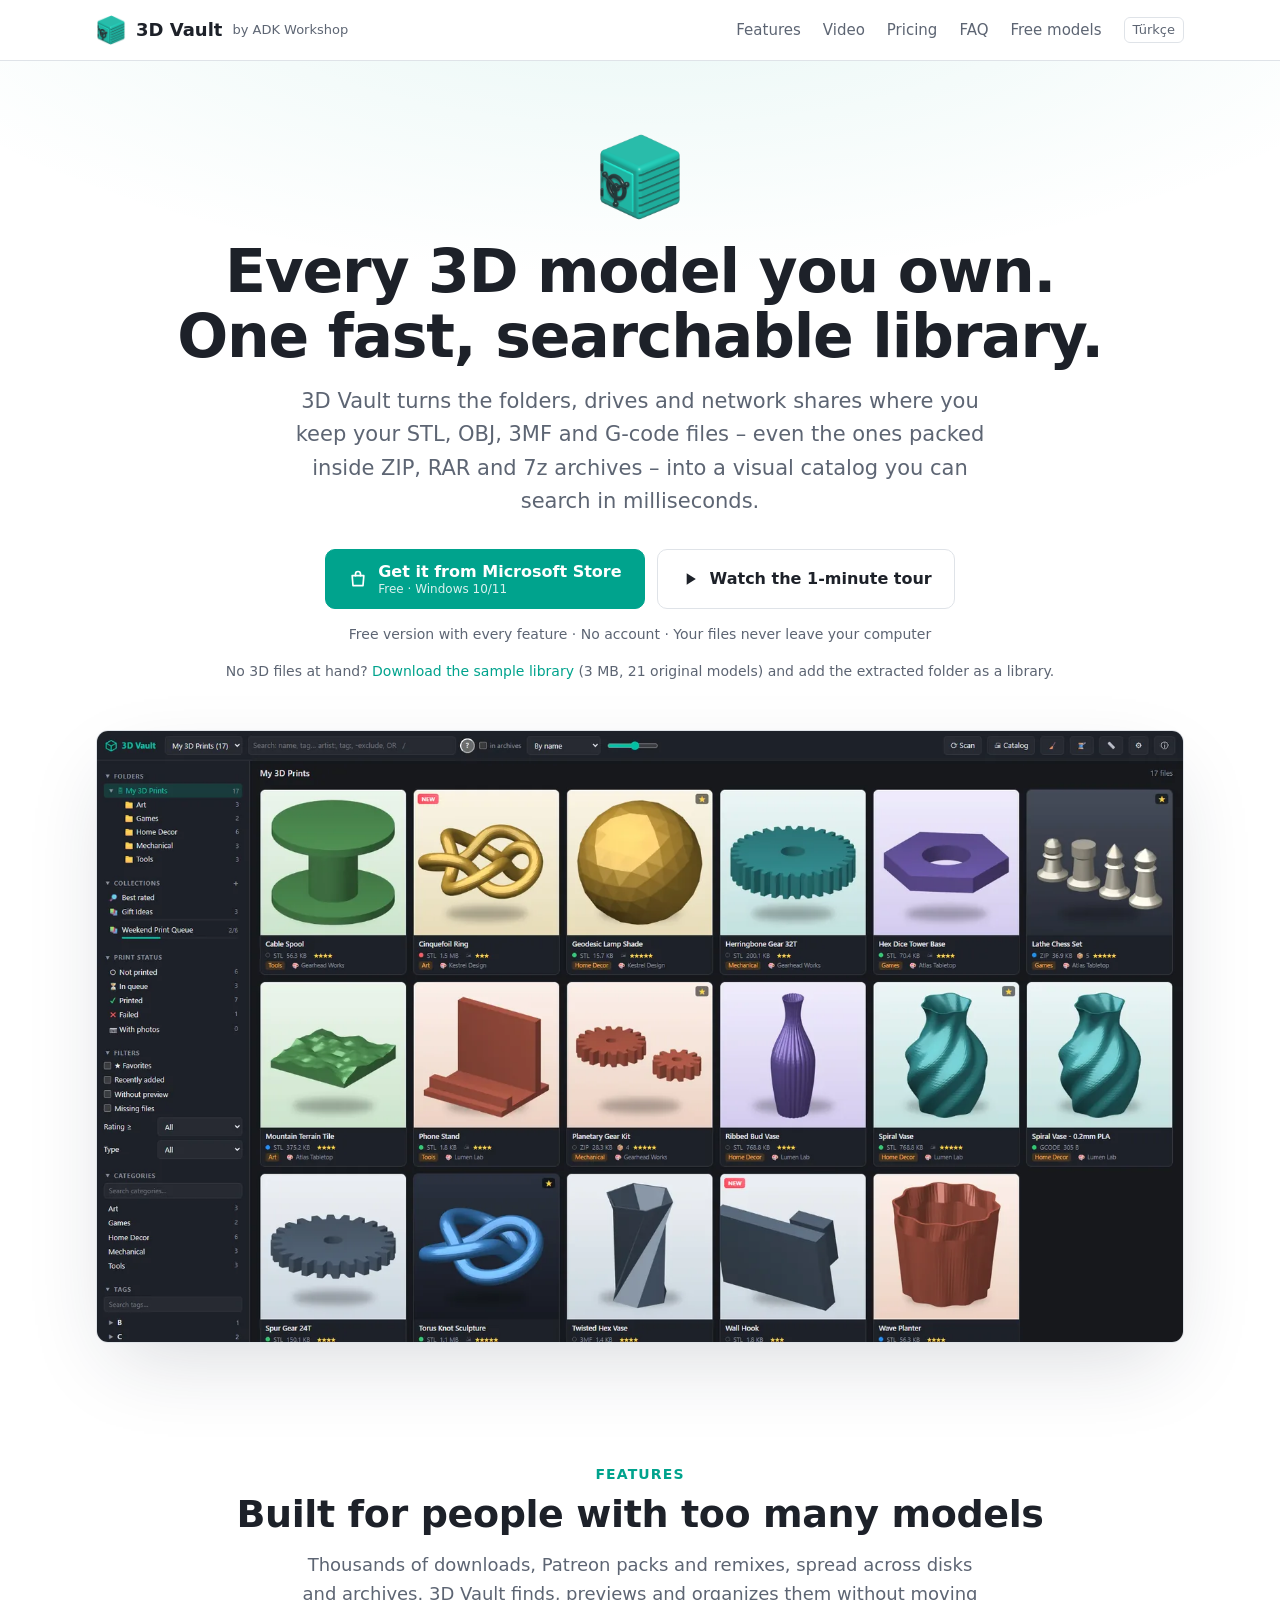
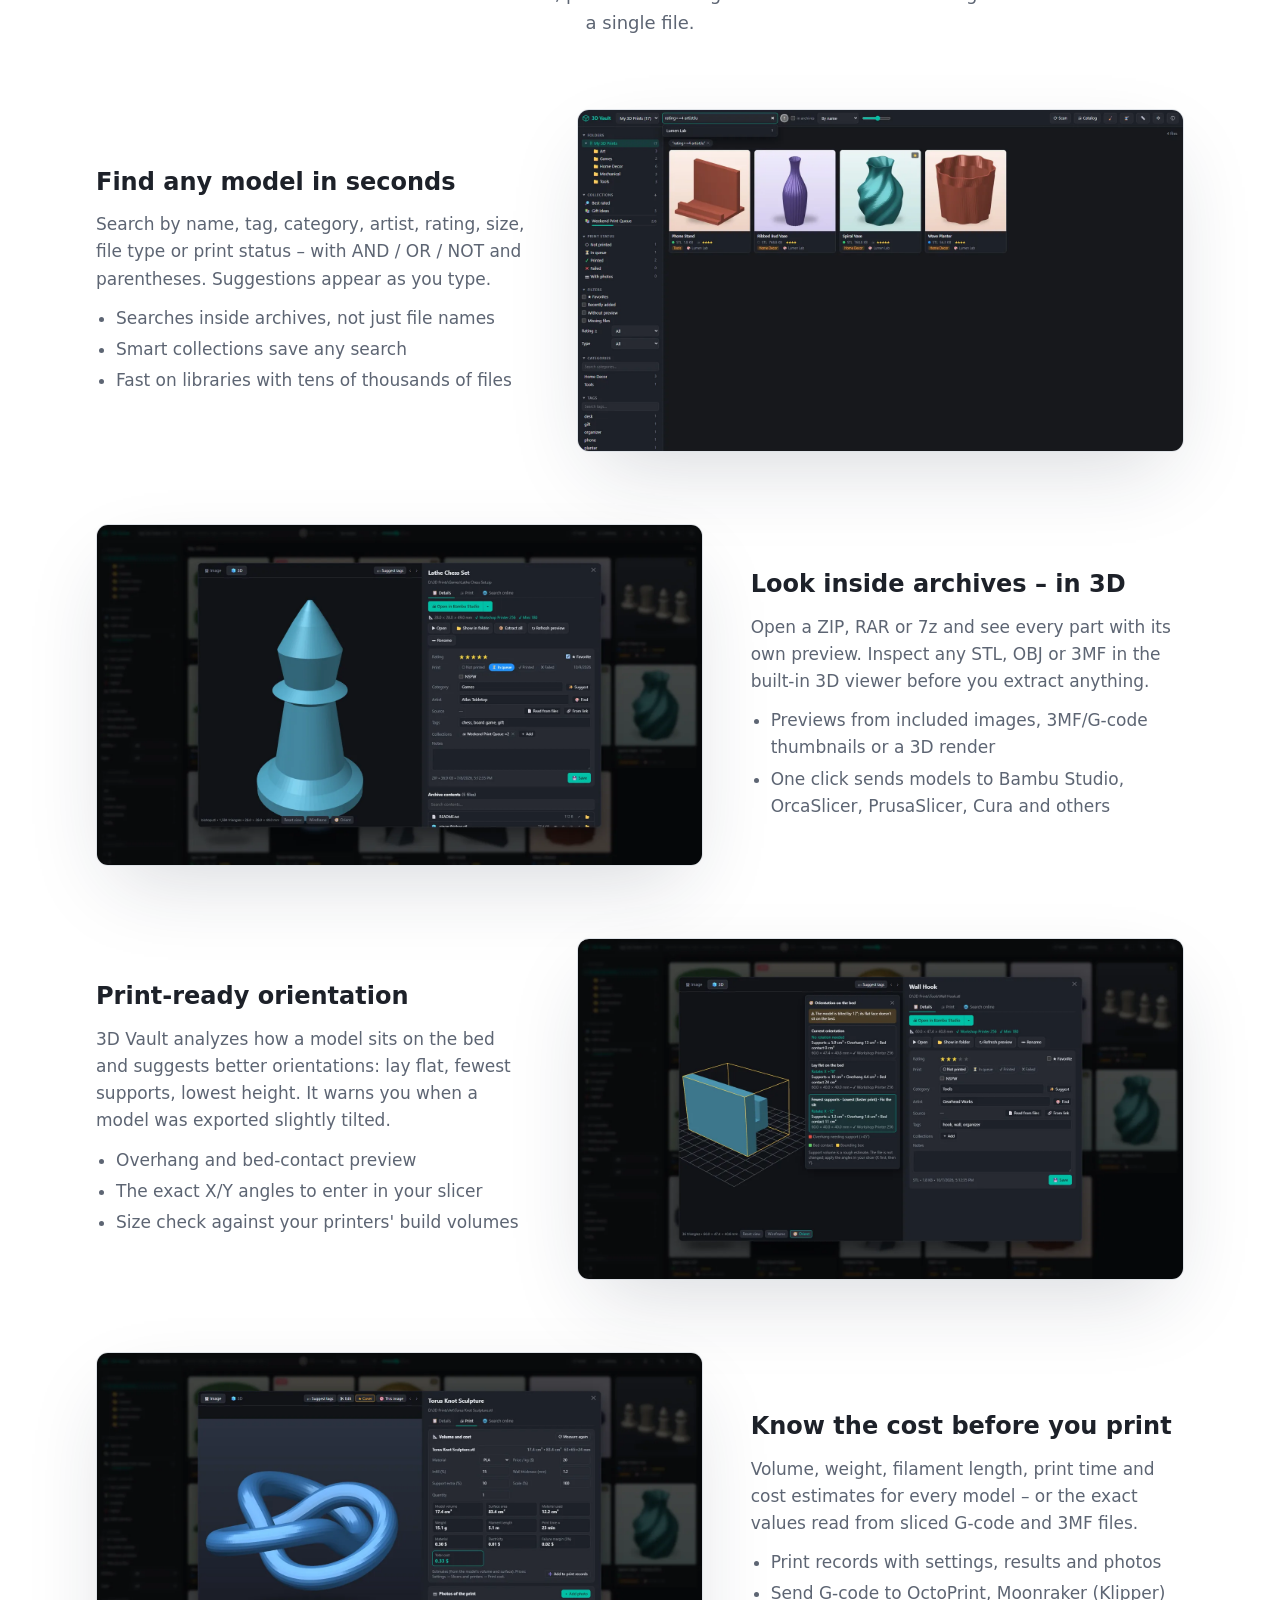
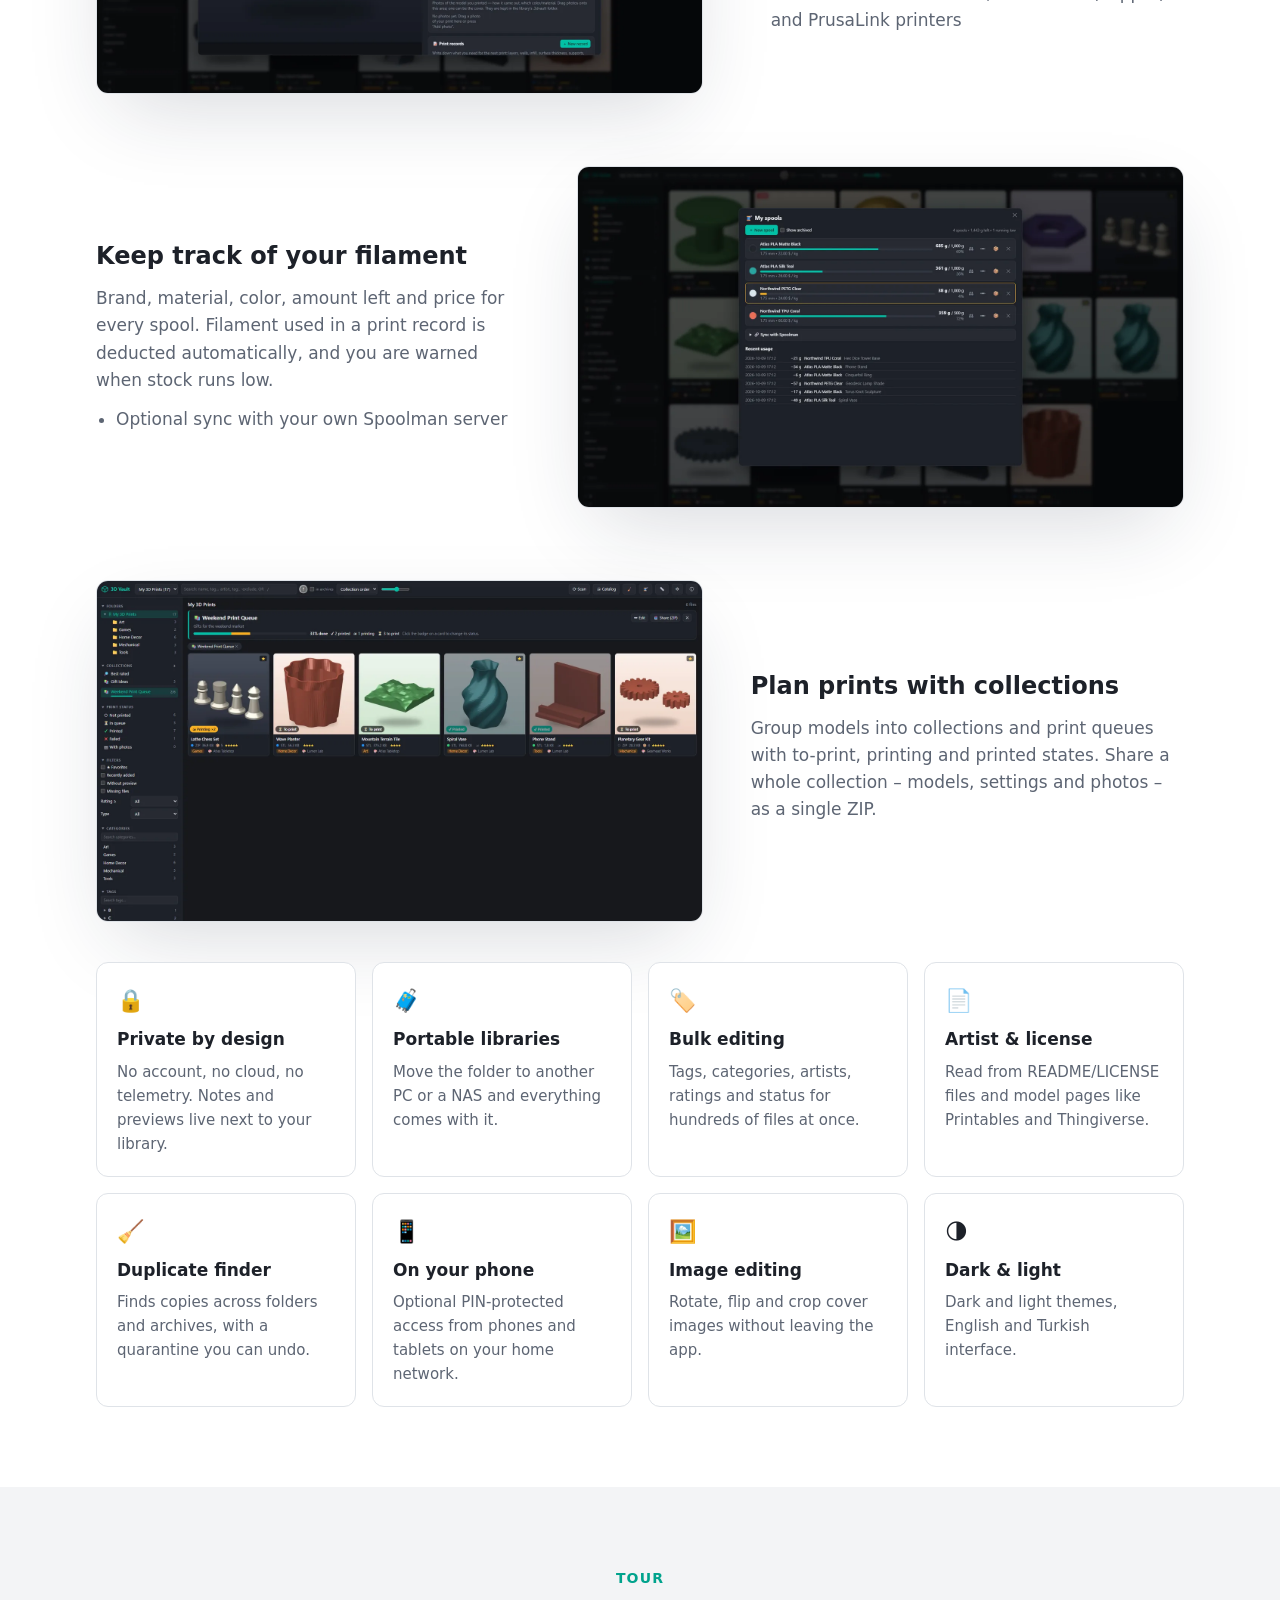
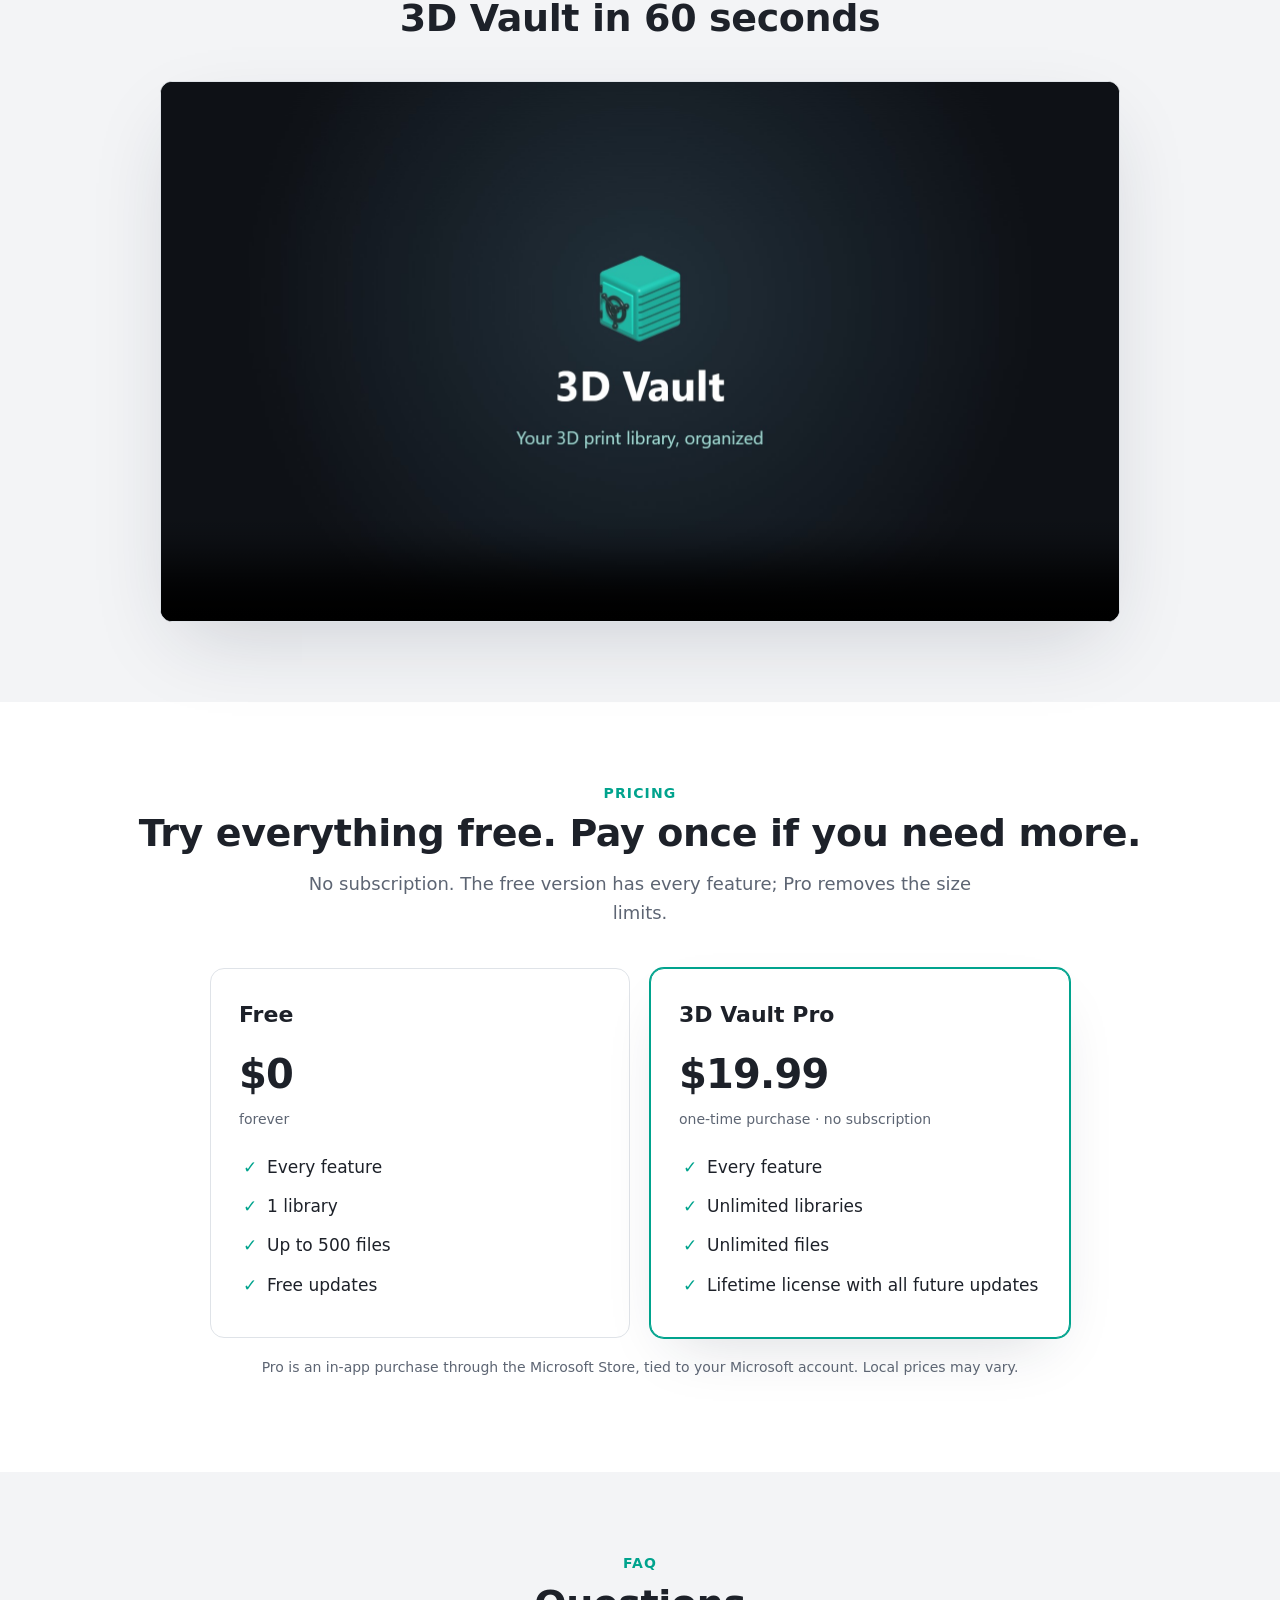
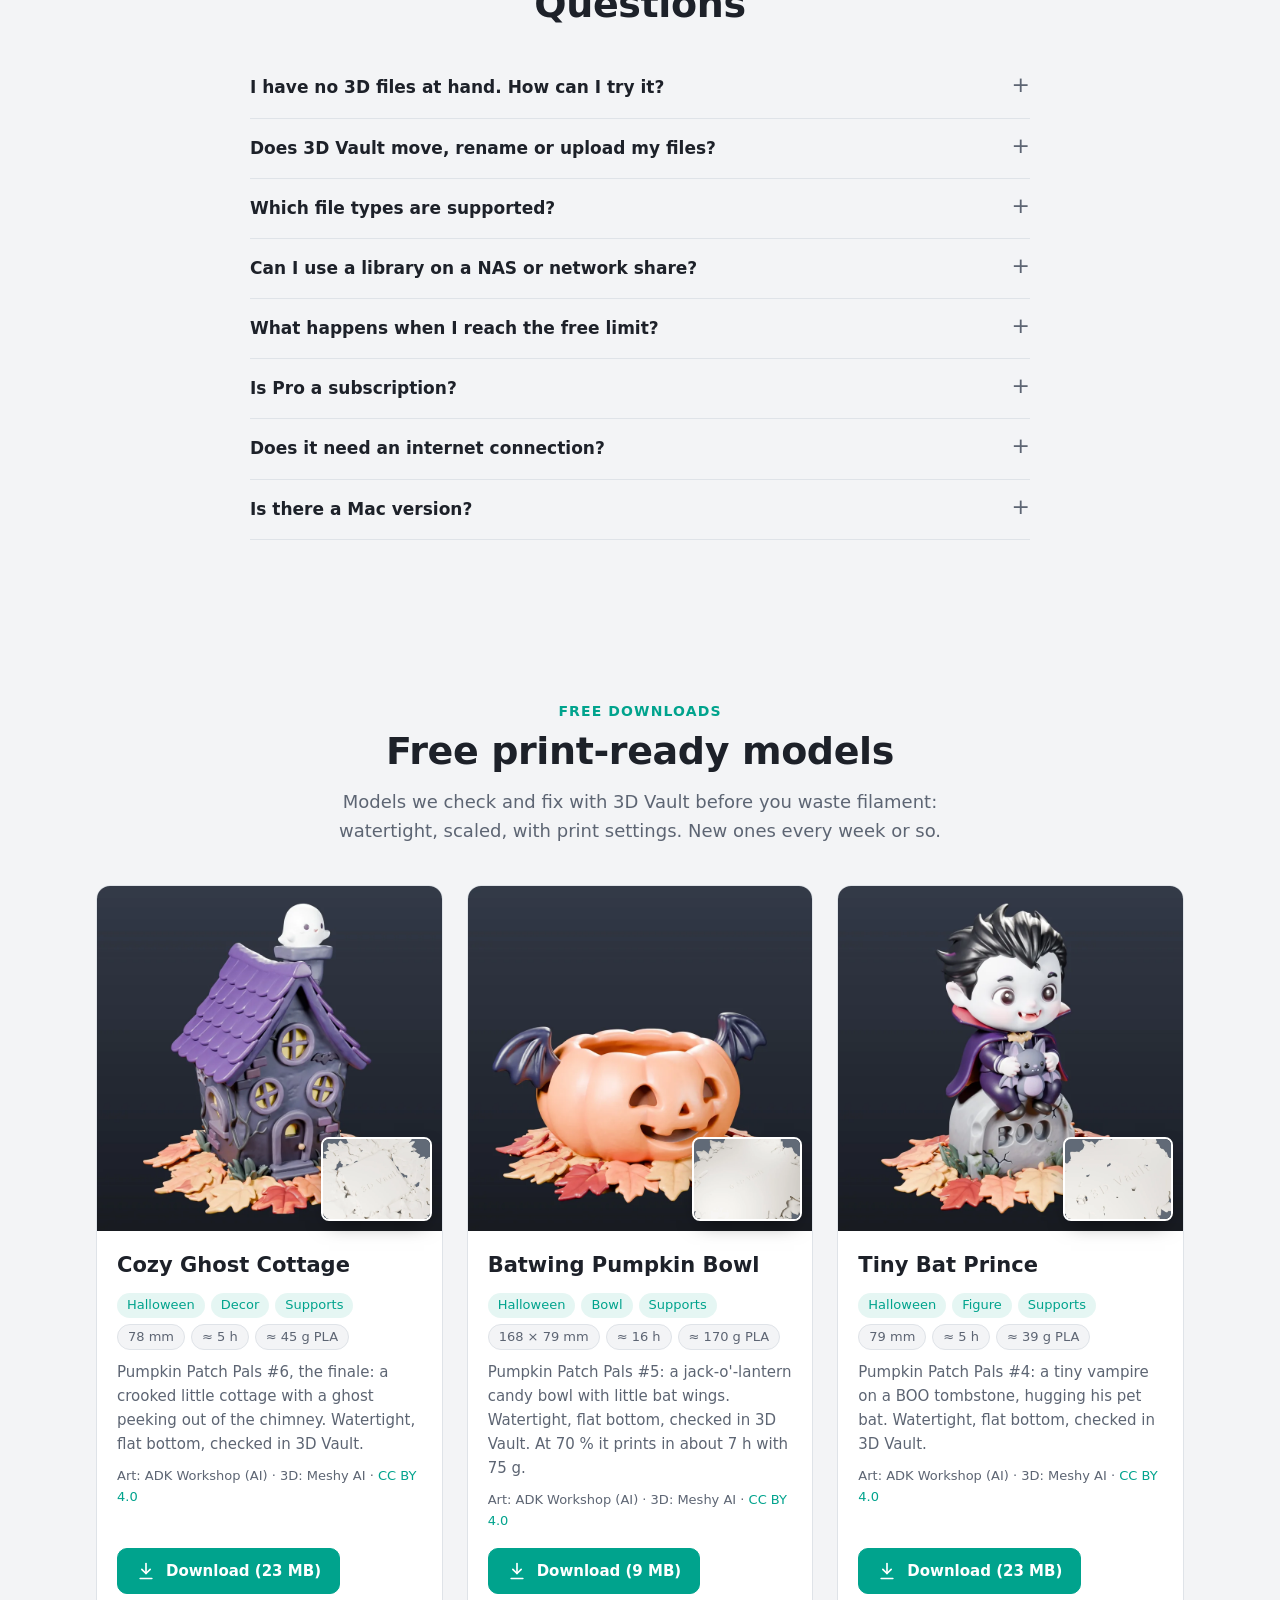
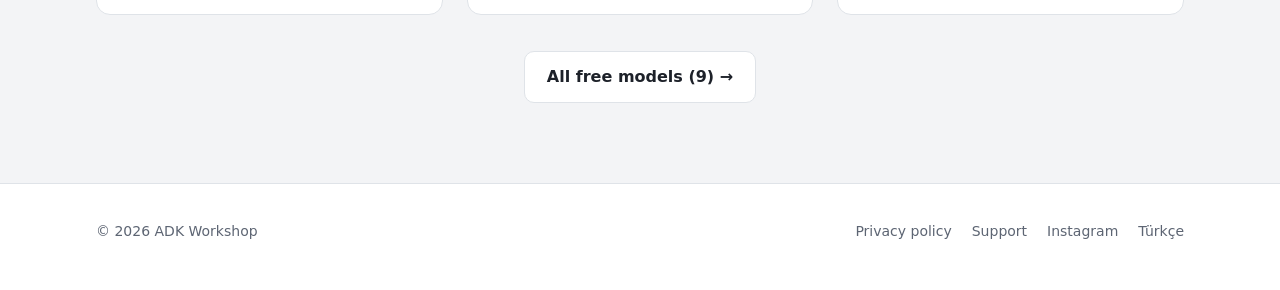
<file: index.html>
<!doctype html>
<html lang="en">
<head>
<meta charset="utf-8">
<meta name="viewport" content="width=device-width, initial-scale=1">
<title>3D Vault – Your 3D print library, organized | ADK Workshop</title>
<meta name="description" content="3D Vault is a fast, local library for 3D print files on Windows: STL, OBJ, 3MF, G-code and models inside ZIP, RAR and 7z archives. Previews, search, 3D viewer, print records and filament tracking.">
<meta property="og:title" content="3D Vault – Your 3D print library, organized">
<meta property="og:description" content="A fast, local library for STL, OBJ, 3MF and G-code files – including models inside ZIP, RAR and 7z archives.">
<meta property="og:image" content="https://3dvault.adkworkshop.com/assets/og-image.jpg">
<meta property="og:type" content="website">
<meta name="twitter:card" content="summary_large_image">
<link rel="alternate" hreflang="en" href="https://3dvault.adkworkshop.com/">
<link rel="alternate" hreflang="tr" href="https://3dvault.adkworkshop.com/tr/">
<link rel="icon" type="image/png" sizes="32x32" href="assets/icon-32.png">
<link rel="apple-touch-icon" href="assets/icon-180.png">
<link rel="stylesheet" href="assets/site.css">
</head>
<body>

<header class="top">
  <div class="wrap">
    <a class="brand" href="./"><img src="assets/icon-64.png" alt="">3D Vault <small>by ADK Workshop</small></a>
    <nav>
      <a href="#features">Features</a>
      <a href="#video">Video</a>
      <a href="#pricing">Pricing</a>
      <a href="#faq">FAQ</a>
      <a href="models/">Free models</a>
      <a class="lang" href="tr/" hreflang="tr" lang="tr">Türkçe</a>
    </nav>
  </div>
</header>

<div class="hero">
  <div class="wrap">
    <img class="logo" src="assets/icon-256.png" alt="3D Vault">
    <h1>Every 3D model you own.<br>One fast, searchable library.</h1>
    <p class="lead">3D Vault turns the folders, drives and network shares where you keep your STL, OBJ, 3MF and G-code files – even the ones packed inside ZIP, RAR and 7z archives – into a visual catalog you can search in milliseconds.</p>
    <div class="cta">
      <a class="btn primary" href="https://apps.microsoft.com/detail/9PCZMDJ2531J?hl=en-us" target="_blank" rel="noopener">
        <svg viewBox="0 0 24 24" fill="none" stroke="currentColor" stroke-width="2" stroke-linecap="round" stroke-linejoin="round"><path d="M5 8h14l-1 12H6L5 8z"/><path d="M9 8V6a3 3 0 0 1 6 0v2"/></svg>
        <span class="two">Get it from Microsoft Store<span class="sub">Free · Windows 10/11</span></span>
      </a>
      <a class="btn" href="#video">
        <svg viewBox="0 0 24 24" fill="currentColor"><path d="M8 5v14l11-7z"/></svg>
        Watch the 1-minute tour
      </a>
    </div>
    <p class="note">Free version with every feature · No account · Your files never leave your computer</p>
    <p class="note samples">No 3D files at hand? <a href="downloads/3DVault-Sample-Library.zip" download>Download the sample library</a> (3 MB, 21 original models) and add the extracted folder as a library.</p>
    <div class="shot"><img src="assets/shots/en/01-library.webp" width="1600" height="900" alt="3D Vault library with previews, folders and collections"></div>
  </div>
</div>

<section id="features">
  <div class="wrap">
    <div class="center">
      <p class="kicker">Features</p>
      <h2>Built for people with too many models</h2>
      <p class="sub">Thousands of downloads, Patreon packs and remixes, spread across disks and archives. 3D Vault finds, previews and organizes them without moving a single file.</p>
    </div>

    <div class="features">
      <div class="feature">
        <div class="text">
          <h3>Find any model in seconds</h3>
          <p>Search by name, tag, category, artist, rating, size, file type or print status – with AND / OR / NOT and parentheses. Suggestions appear as you type.</p>
          <ul>
            <li>Searches inside archives, not just file names</li>
            <li>Smart collections save any search</li>
            <li>Fast on libraries with tens of thousands of files</li>
          </ul>
        </div>
        <div class="shot"><img src="assets/shots/en/02-search.webp" width="1600" height="900" loading="lazy" alt="Advanced search with suggestions"></div>
      </div>

      <div class="feature">
        <div class="text">
          <h3>Look inside archives – in 3D</h3>
          <p>Open a ZIP, RAR or 7z and see every part with its own preview. Inspect any STL, OBJ or 3MF in the built-in 3D viewer before you extract anything.</p>
          <ul>
            <li>Previews from included images, 3MF/G-code thumbnails or a 3D render</li>
            <li>One click sends models to Bambu Studio, OrcaSlicer, PrusaSlicer, Cura and others</li>
          </ul>
        </div>
        <div class="shot"><img src="assets/shots/en/03-archive-3d.webp" width="1600" height="900" loading="lazy" alt="Archive contents and 3D viewer"></div>
      </div>

      <div class="feature">
        <div class="text">
          <h3>Print-ready orientation</h3>
          <p>3D Vault analyzes how a model sits on the bed and suggests better orientations: lay flat, fewest supports, lowest height. It warns you when a model was exported slightly tilted.</p>
          <ul>
            <li>Overhang and bed-contact preview</li>
            <li>The exact X/Y angles to enter in your slicer</li>
            <li>Size check against your printers' build volumes</li>
          </ul>
        </div>
        <div class="shot"><img src="assets/shots/en/04-orientation.webp" width="1600" height="900" loading="lazy" alt="Orientation suggestions with overhang preview"></div>
      </div>

      <div class="feature">
        <div class="text">
          <h3>Know the cost before you print</h3>
          <p>Volume, weight, filament length, print time and cost estimates for every model – or the exact values read from sliced G-code and 3MF files.</p>
          <ul>
            <li>Print records with settings, results and photos</li>
            <li>Send G-code to OctoPrint, Moonraker (Klipper) and PrusaLink printers</li>
          </ul>
        </div>
        <div class="shot"><img src="assets/shots/en/05-print-cost.webp" width="1600" height="900" loading="lazy" alt="Print tab with cost estimate"></div>
      </div>

      <div class="feature">
        <div class="text">
          <h3>Keep track of your filament</h3>
          <p>Brand, material, color, amount left and price for every spool. Filament used in a print record is deducted automatically, and you are warned when stock runs low.</p>
          <ul>
            <li>Optional sync with your own Spoolman server</li>
          </ul>
        </div>
        <div class="shot"><img src="assets/shots/en/06-spools.webp" width="1600" height="900" loading="lazy" alt="Filament spools"></div>
      </div>

      <div class="feature">
        <div class="text">
          <h3>Plan prints with collections</h3>
          <p>Group models into collections and print queues with to-print, printing and printed states. Share a whole collection – models, settings and photos – as a single ZIP.</p>
        </div>
        <div class="shot"><img src="assets/shots/en/07-collection.webp" width="1600" height="900" loading="lazy" alt="Collection used as a print queue"></div>
      </div>
    </div>

    <div class="grid">
      <div class="card"><div class="ic">🔒</div><h4>Private by design</h4><p>No account, no cloud, no telemetry. Notes and previews live next to your library.</p></div>
      <div class="card"><div class="ic">🧳</div><h4>Portable libraries</h4><p>Move the folder to another PC or a NAS and everything comes with it.</p></div>
      <div class="card"><div class="ic">🏷️</div><h4>Bulk editing</h4><p>Tags, categories, artists, ratings and status for hundreds of files at once.</p></div>
      <div class="card"><div class="ic">📄</div><h4>Artist &amp; license</h4><p>Read from README/LICENSE files and model pages like Printables and Thingiverse.</p></div>
      <div class="card"><div class="ic">🧹</div><h4>Duplicate finder</h4><p>Finds copies across folders and archives, with a quarantine you can undo.</p></div>
      <div class="card"><div class="ic">📱</div><h4>On your phone</h4><p>Optional PIN-protected access from phones and tablets on your home network.</p></div>
      <div class="card"><div class="ic">🖼️</div><h4>Image editing</h4><p>Rotate, flip and crop cover images without leaving the app.</p></div>
      <div class="card"><div class="ic">🌗</div><h4>Dark &amp; light</h4><p>Dark and light themes, English and Turkish interface.</p></div>
    </div>
  </div>
</section>

<section id="video" class="alt">
  <div class="wrap center">
    <p class="kicker">Tour</p>
    <h2>3D Vault in 60 seconds</h2>
    <div class="video">
      <video controls preload="none" playsinline poster="assets/video/3DVault-trailer-en-poster.jpg">
        <source src="assets/video/3DVault-trailer-en.mp4" type="video/mp4">
      </video>
    </div>
  </div>
</section>

<section id="pricing">
  <div class="wrap">
    <div class="center">
      <p class="kicker">Pricing</p>
      <h2>Try everything free. Pay once if you need more.</h2>
      <p class="sub">No subscription. The free version has every feature; Pro removes the size limits.</p>
    </div>
    <div class="plans">
      <div class="plan">
        <h3>Free</h3>
        <div class="price">$0</div>
        <div class="per">forever</div>
        <ul>
          <li>Every feature</li>
          <li>1 library</li>
          <li>Up to 500 files</li>
          <li>Free updates</li>
        </ul>
      </div>
      <div class="plan pro">
        <h3>3D Vault Pro</h3>
        <div class="price">$19.99</div>
        <div class="per">one-time purchase · no subscription</div>
        <ul>
          <li>Every feature</li>
          <li>Unlimited libraries</li>
          <li>Unlimited files</li>
          <li>Lifetime license with all future updates</li>
        </ul>
      </div>
    </div>
    <p class="center" style="color:var(--muted);font-size:14px;margin-top:18px">Pro is an in-app purchase through the Microsoft Store, tied to your Microsoft account. Local prices may vary.</p>
  </div>
</section>

<section id="faq" class="alt">
  <div class="wrap">
    <div class="center">
      <p class="kicker">FAQ</p>
      <h2>Questions</h2>
    </div>
    <div class="faq">
      <details>
        <summary>I have no 3D files at hand. How can I try it?</summary>
        <p>Download the <a href="downloads/3DVault-Sample-Library.zip" download>sample library</a> (3 MB): 21 original models — vases, gears, a chess set, a keychain, kits inside ZIP and 7z archives, a model in two scales, a sliced G-code and one model with a hole on purpose for the mesh check. Extract it to any folder and add that folder in Settings → Libraries. The free version allows one library, so remove the sample library before adding your own. All models are free under CC BY 4.0.</p>
      </details>
      <details>
        <summary>Does 3D Vault move, rename or upload my files?</summary>
        <p>No. Your files stay exactly where they are. 3D Vault stores its previews and notes in a hidden <code>.3dvault</code> folder inside each library, so nothing is uploaded and nothing is reorganized unless you ask for it.</p>
      </details>
      <details>
        <summary>Which file types are supported?</summary>
        <p>STL, OBJ, 3MF and G-code, plus models inside ZIP, RAR and 7z archives. Images next to a model or inside its archive are used as previews.</p>
      </details>
      <details>
        <summary>Can I use a library on a NAS or network share?</summary>
        <p>Yes. Add any folder you can open in Windows – local disk, external drive or network share. Because the library data is stored with the files, another PC can open the same library later.</p>
      </details>
      <details>
        <summary>What happens when I reach the free limit?</summary>
        <p>The free version shows one library with up to 500 files and keeps every feature. Upgrading to Pro unlocks all your libraries and files instantly – nothing needs to be rescanned by hand.</p>
      </details>
      <details>
        <summary>Is Pro a subscription?</summary>
        <p>No. Pro is a one-time purchase with a lifetime license, including all future updates.</p>
      </details>
      <details>
        <summary>Does it need an internet connection?</summary>
        <p>No. 3D Vault works fully offline. It only connects when you use an online feature such as searching Printables or reading a model page – and only to the site you chose.</p>
      </details>
      <details>
        <summary>Is there a Mac version?</summary>
        <p>Not yet. 3D Vault currently runs on Windows 10 and 11 (64-bit). A macOS version is planned.</p>
      </details>
    </div>
  </div>
</section>

<!-- models:start -->
<section id="free-models" class="alt">
  <div class="wrap">
    <div class="center">
      <p class="kicker">Free downloads</p>
      <h2>Free print-ready models</h2>
      <p class="sub">Models we check and fix with 3D Vault before you waste filament: watertight, scaled, with print settings. New ones every week or so.</p>
    </div>
    <div class="mgrid">
<article class="mcard" id="cozy-ghost-cottage">
  <div class="mimg"><img class="main" src="assets/models/cozy-ghost-cottage.webp" alt="Cozy Ghost Cottage" loading="lazy"><img class="bottom" src="assets/models/cozy-ghost-cottage-bottom.webp" alt="the 3D Vault stamp under the base" loading="lazy"></div>
  <div class="mbody">
    <h3>Cozy Ghost Cottage</h3>
    <div class="chips"><span class="chip">Halloween</span><span class="chip">Decor</span><span class="chip">Supports</span><span class="chip spec">78 mm</span><span class="chip spec">≈ 5 h</span><span class="chip spec">≈ 45 g PLA</span></div>
    <p>Pumpkin Patch Pals #6, the finale: a crooked little cottage with a ghost peeking out of the chimney. Watertight, flat bottom, checked in 3D Vault.</p>
    <p class="credit">Art: ADK Workshop (AI) · 3D: Meshy AI · <a href="https://creativecommons.org/licenses/by/4.0/" target="_blank" rel="noopener">CC BY 4.0</a></p>
    <div class="mbtns"><a class="btn primary" href="downloads/Cozy-Ghost-Cottage-3DVault.zip" download><svg viewBox="0 0 24 24" fill="none" stroke="currentColor" stroke-width="2" stroke-linecap="round" stroke-linejoin="round"><path d="M12 3v12"/><path d="M7 10l5 5 5-5"/><path d="M5 21h14"/></svg>Download (23 MB)</a></div>
  </div>
</article>
<article class="mcard" id="batwing-pumpkin-bowl">
  <div class="mimg"><img class="main" src="assets/models/batwing-pumpkin-bowl.webp" alt="Batwing Pumpkin Bowl" loading="lazy"><img class="bottom" src="assets/models/batwing-pumpkin-bowl-bottom.webp" alt="the 3D Vault stamp under the base" loading="lazy"></div>
  <div class="mbody">
    <h3>Batwing Pumpkin Bowl</h3>
    <div class="chips"><span class="chip">Halloween</span><span class="chip">Bowl</span><span class="chip">Supports</span><span class="chip spec">168 × 79 mm</span><span class="chip spec">≈ 16 h</span><span class="chip spec">≈ 170 g PLA</span></div>
    <p>Pumpkin Patch Pals #5: a jack-o&#x27;-lantern candy bowl with little bat wings. Watertight, flat bottom, checked in 3D Vault. At 70 % it prints in about 7 h with 75 g.</p>
    <p class="credit">Art: ADK Workshop (AI) · 3D: Meshy AI · <a href="https://creativecommons.org/licenses/by/4.0/" target="_blank" rel="noopener">CC BY 4.0</a></p>
    <div class="mbtns"><a class="btn primary" href="downloads/Batwing-Pumpkin-Bowl-3DVault.zip" download><svg viewBox="0 0 24 24" fill="none" stroke="currentColor" stroke-width="2" stroke-linecap="round" stroke-linejoin="round"><path d="M12 3v12"/><path d="M7 10l5 5 5-5"/><path d="M5 21h14"/></svg>Download (9 MB)</a></div>
  </div>
</article>
<article class="mcard" id="tiny-bat-prince">
  <div class="mimg"><img class="main" src="assets/models/tiny-bat-prince.webp" alt="Tiny Bat Prince" loading="lazy"><img class="bottom" src="assets/models/tiny-bat-prince-bottom.webp" alt="the 3D Vault stamp under the base" loading="lazy"></div>
  <div class="mbody">
    <h3>Tiny Bat Prince</h3>
    <div class="chips"><span class="chip">Halloween</span><span class="chip">Figure</span><span class="chip">Supports</span><span class="chip spec">79 mm</span><span class="chip spec">≈ 5 h</span><span class="chip spec">≈ 39 g PLA</span></div>
    <p>Pumpkin Patch Pals #4: a tiny vampire on a BOO tombstone, hugging his pet bat. Watertight, flat bottom, checked in 3D Vault.</p>
    <p class="credit">Art: ADK Workshop (AI) · 3D: Meshy AI · <a href="https://creativecommons.org/licenses/by/4.0/" target="_blank" rel="noopener">CC BY 4.0</a></p>
    <div class="mbtns"><a class="btn primary" href="downloads/Tiny-Bat-Prince-3DVault.zip" download><svg viewBox="0 0 24 24" fill="none" stroke="currentColor" stroke-width="2" stroke-linecap="round" stroke-linejoin="round"><path d="M12 3v12"/><path d="M7 10l5 5 5-5"/><path d="M5 21h14"/></svg>Download (23 MB)</a></div>
  </div>
</article>
    </div>
    <p class="more"><a class="btn" href="models/">All free models (9) →</a></p>
  </div>
</section>
<!-- models:end -->

<footer>
  <div class="wrap">
    <span>© 2026 <a href="https://adkworkshop.com/">ADK Workshop</a></span>
    <div class="links">
      <a href="privacy.html">Privacy policy</a>
      <a href="mailto:support@adkworkshop.com">Support</a>
      <a href="https://www.instagram.com/adk_3dvault/" target="_blank" rel="noopener">Instagram</a>
      <a href="tr/" hreflang="tr" lang="tr">Türkçe</a>
    </div>
  </div>
</footer>

<div class="lightbox" id="lb"><img alt=""></div>
<script src="assets/site.js"></script>
</body>
</html>
</file>
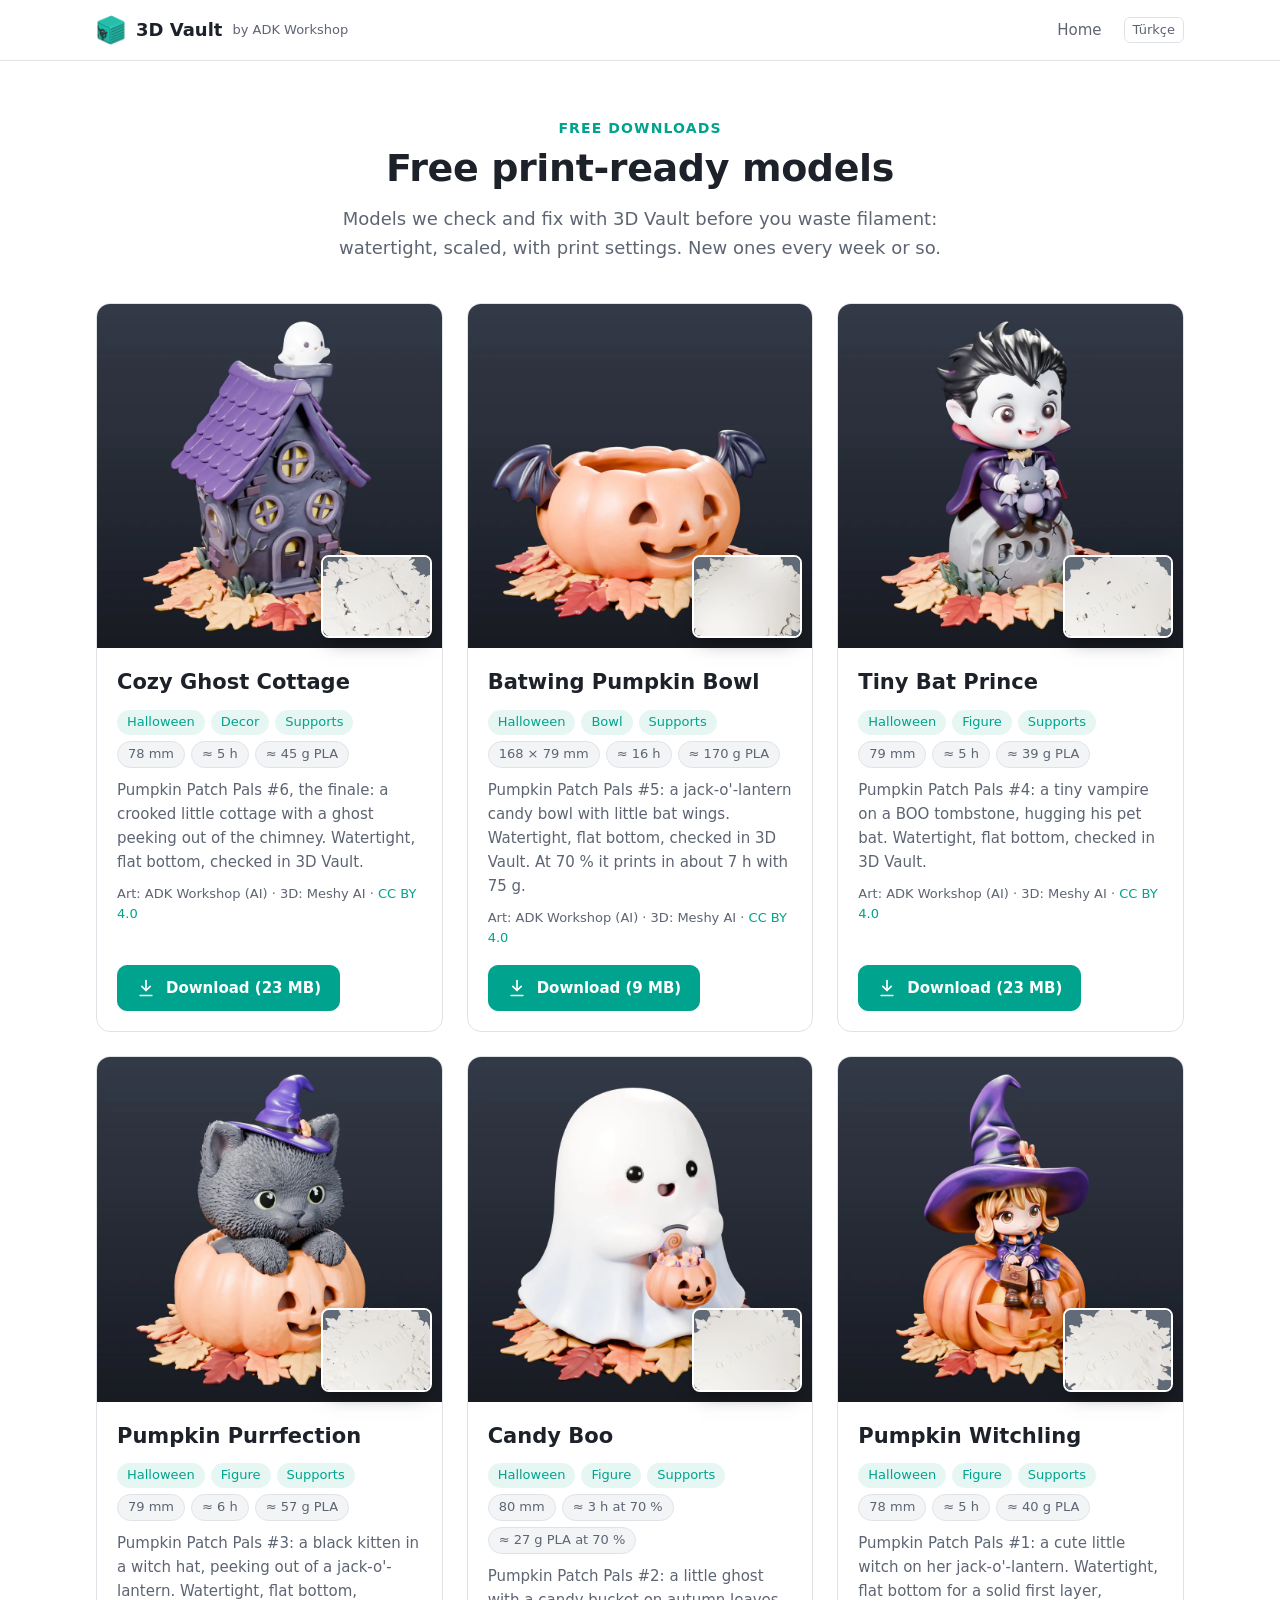
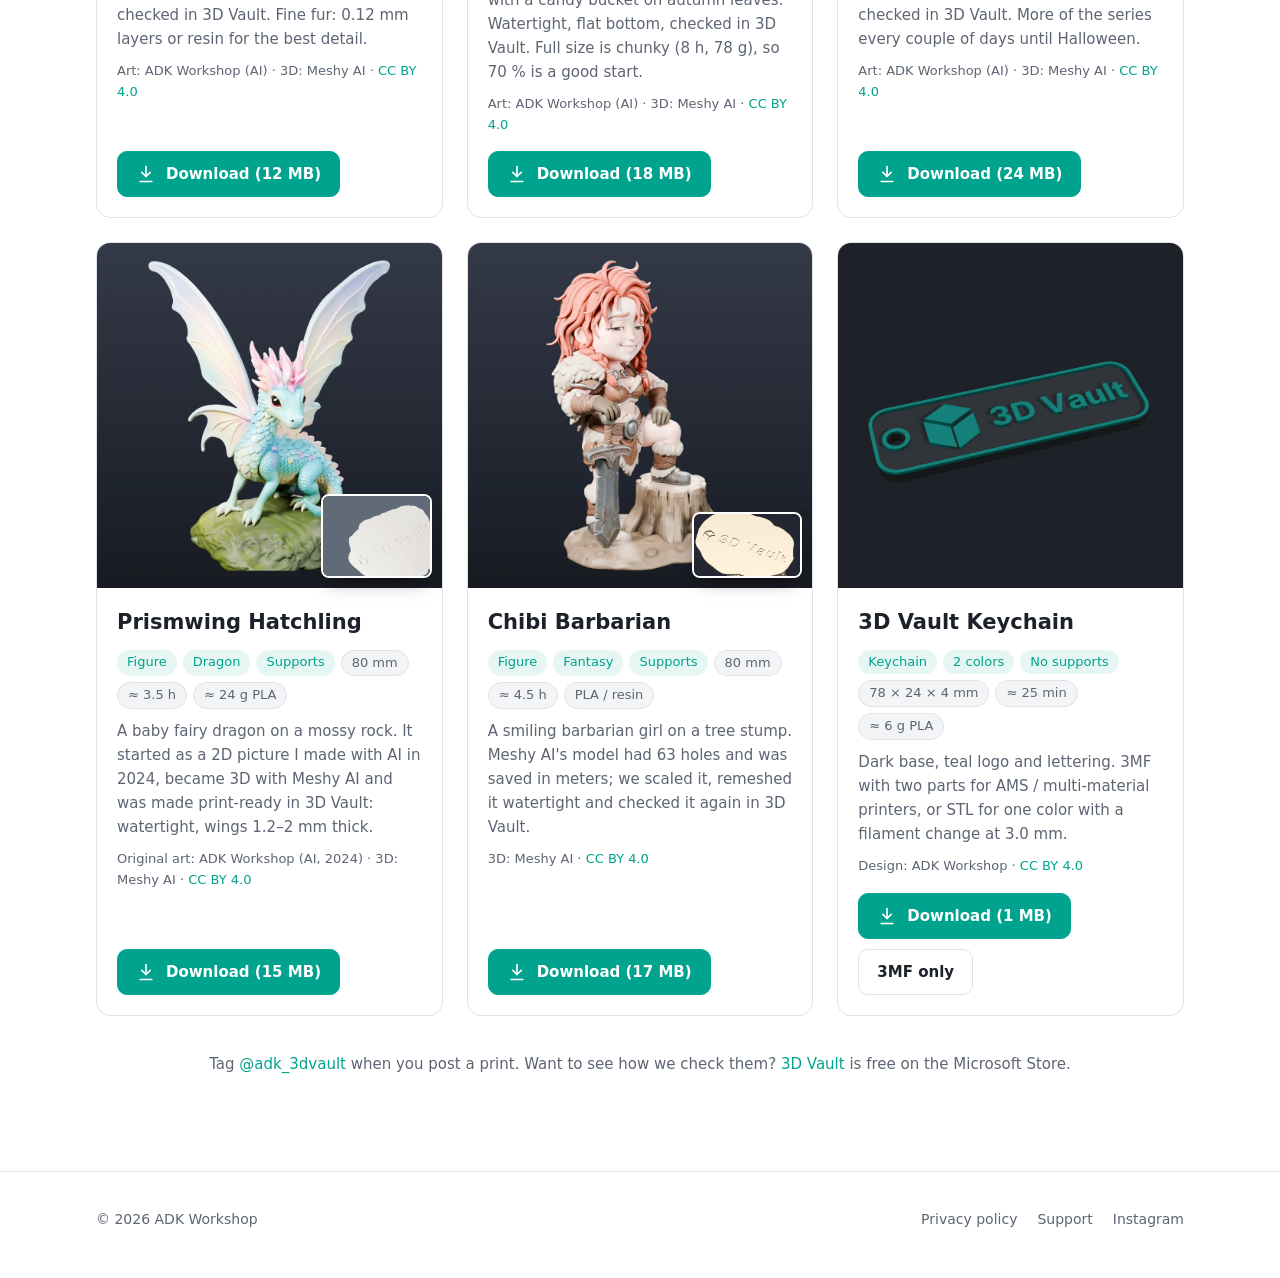
<file: models/index.html>
<!doctype html>
<html lang="en">
<head>
<meta charset="utf-8">
<meta name="viewport" content="width=device-width, initial-scale=1">
<title>Free 3D printable models – 3D Vault | ADK Workshop</title>
<meta name="description" content="Free, print-ready STL models checked with 3D Vault: watertight, scaled and tested in the slicer. CC BY 4.0.">
<meta property="og:title" content="Free 3D printable models – 3D Vault | ADK Workshop">
<meta property="og:description" content="Free, print-ready STL models checked with 3D Vault: watertight, scaled and tested in the slicer. CC BY 4.0.">
<meta property="og:image" content="https://3dvault.adkworkshop.com/assets/models/cozy-ghost-cottage.webp">
<meta property="og:type" content="website">
<link rel="alternate" hreflang="en" href="https://3dvault.adkworkshop.com/models/">
<link rel="alternate" hreflang="tr" href="https://3dvault.adkworkshop.com/tr/models/">
<link rel="icon" type="image/png" sizes="32x32" href="../assets/icon-32.png">
<link rel="apple-touch-icon" href="../assets/icon-180.png">
<link rel="stylesheet" href="../assets/site.css">
</head>
<body>

<header class="top">
  <div class="wrap">
    <a class="brand" href="../"><img src="../assets/icon-64.png" alt="">3D Vault <small>by ADK Workshop</small></a>
    <nav>
      <a href="../">Home</a>
      <a class="lang" href="../tr/models/" hreflang="tr">Türkçe</a>
    </nav>
  </div>
</header>

<section class="models-page">
  <div class="wrap">
    <div class="center">
      <p class="kicker">Free downloads</p>
      <h2>Free print-ready models</h2>
      <p class="sub">Models we check and fix with 3D Vault before you waste filament: watertight, scaled, with print settings. New ones every week or so.</p>
    </div>
    <div class="mgrid">
<article class="mcard" id="cozy-ghost-cottage">
  <div class="mimg"><img class="main" src="../assets/models/cozy-ghost-cottage.webp" alt="Cozy Ghost Cottage" loading="lazy"><img class="bottom" src="../assets/models/cozy-ghost-cottage-bottom.webp" alt="the 3D Vault stamp under the base" loading="lazy"></div>
  <div class="mbody">
    <h3>Cozy Ghost Cottage</h3>
    <div class="chips"><span class="chip">Halloween</span><span class="chip">Decor</span><span class="chip">Supports</span><span class="chip spec">78 mm</span><span class="chip spec">≈ 5 h</span><span class="chip spec">≈ 45 g PLA</span></div>
    <p>Pumpkin Patch Pals #6, the finale: a crooked little cottage with a ghost peeking out of the chimney. Watertight, flat bottom, checked in 3D Vault.</p>
    <p class="credit">Art: ADK Workshop (AI) · 3D: Meshy AI · <a href="https://creativecommons.org/licenses/by/4.0/" target="_blank" rel="noopener">CC BY 4.0</a></p>
    <div class="mbtns"><a class="btn primary" href="../downloads/Cozy-Ghost-Cottage-3DVault.zip" download><svg viewBox="0 0 24 24" fill="none" stroke="currentColor" stroke-width="2" stroke-linecap="round" stroke-linejoin="round"><path d="M12 3v12"/><path d="M7 10l5 5 5-5"/><path d="M5 21h14"/></svg>Download (23 MB)</a></div>
  </div>
</article>
<article class="mcard" id="batwing-pumpkin-bowl">
  <div class="mimg"><img class="main" src="../assets/models/batwing-pumpkin-bowl.webp" alt="Batwing Pumpkin Bowl" loading="lazy"><img class="bottom" src="../assets/models/batwing-pumpkin-bowl-bottom.webp" alt="the 3D Vault stamp under the base" loading="lazy"></div>
  <div class="mbody">
    <h3>Batwing Pumpkin Bowl</h3>
    <div class="chips"><span class="chip">Halloween</span><span class="chip">Bowl</span><span class="chip">Supports</span><span class="chip spec">168 × 79 mm</span><span class="chip spec">≈ 16 h</span><span class="chip spec">≈ 170 g PLA</span></div>
    <p>Pumpkin Patch Pals #5: a jack-o&#x27;-lantern candy bowl with little bat wings. Watertight, flat bottom, checked in 3D Vault. At 70 % it prints in about 7 h with 75 g.</p>
    <p class="credit">Art: ADK Workshop (AI) · 3D: Meshy AI · <a href="https://creativecommons.org/licenses/by/4.0/" target="_blank" rel="noopener">CC BY 4.0</a></p>
    <div class="mbtns"><a class="btn primary" href="../downloads/Batwing-Pumpkin-Bowl-3DVault.zip" download><svg viewBox="0 0 24 24" fill="none" stroke="currentColor" stroke-width="2" stroke-linecap="round" stroke-linejoin="round"><path d="M12 3v12"/><path d="M7 10l5 5 5-5"/><path d="M5 21h14"/></svg>Download (9 MB)</a></div>
  </div>
</article>
<article class="mcard" id="tiny-bat-prince">
  <div class="mimg"><img class="main" src="../assets/models/tiny-bat-prince.webp" alt="Tiny Bat Prince" loading="lazy"><img class="bottom" src="../assets/models/tiny-bat-prince-bottom.webp" alt="the 3D Vault stamp under the base" loading="lazy"></div>
  <div class="mbody">
    <h3>Tiny Bat Prince</h3>
    <div class="chips"><span class="chip">Halloween</span><span class="chip">Figure</span><span class="chip">Supports</span><span class="chip spec">79 mm</span><span class="chip spec">≈ 5 h</span><span class="chip spec">≈ 39 g PLA</span></div>
    <p>Pumpkin Patch Pals #4: a tiny vampire on a BOO tombstone, hugging his pet bat. Watertight, flat bottom, checked in 3D Vault.</p>
    <p class="credit">Art: ADK Workshop (AI) · 3D: Meshy AI · <a href="https://creativecommons.org/licenses/by/4.0/" target="_blank" rel="noopener">CC BY 4.0</a></p>
    <div class="mbtns"><a class="btn primary" href="../downloads/Tiny-Bat-Prince-3DVault.zip" download><svg viewBox="0 0 24 24" fill="none" stroke="currentColor" stroke-width="2" stroke-linecap="round" stroke-linejoin="round"><path d="M12 3v12"/><path d="M7 10l5 5 5-5"/><path d="M5 21h14"/></svg>Download (23 MB)</a></div>
  </div>
</article>
<article class="mcard" id="pumpkin-purrfection">
  <div class="mimg"><img class="main" src="../assets/models/pumpkin-purrfection.webp" alt="Pumpkin Purrfection" loading="lazy"><img class="bottom" src="../assets/models/pumpkin-purrfection-bottom.webp" alt="the 3D Vault stamp under the base" loading="lazy"></div>
  <div class="mbody">
    <h3>Pumpkin Purrfection</h3>
    <div class="chips"><span class="chip">Halloween</span><span class="chip">Figure</span><span class="chip">Supports</span><span class="chip spec">79 mm</span><span class="chip spec">≈ 6 h</span><span class="chip spec">≈ 57 g PLA</span></div>
    <p>Pumpkin Patch Pals #3: a black kitten in a witch hat, peeking out of a jack-o&#x27;-lantern. Watertight, flat bottom, checked in 3D Vault. Fine fur: 0.12 mm layers or resin for the best detail.</p>
    <p class="credit">Art: ADK Workshop (AI) · 3D: Meshy AI · <a href="https://creativecommons.org/licenses/by/4.0/" target="_blank" rel="noopener">CC BY 4.0</a></p>
    <div class="mbtns"><a class="btn primary" href="../downloads/Pumpkin-Purrfection-3DVault.zip" download><svg viewBox="0 0 24 24" fill="none" stroke="currentColor" stroke-width="2" stroke-linecap="round" stroke-linejoin="round"><path d="M12 3v12"/><path d="M7 10l5 5 5-5"/><path d="M5 21h14"/></svg>Download (12 MB)</a></div>
  </div>
</article>
<article class="mcard" id="candy-boo">
  <div class="mimg"><img class="main" src="../assets/models/candy-boo.webp" alt="Candy Boo" loading="lazy"><img class="bottom" src="../assets/models/candy-boo-bottom.webp" alt="the 3D Vault stamp under the base" loading="lazy"></div>
  <div class="mbody">
    <h3>Candy Boo</h3>
    <div class="chips"><span class="chip">Halloween</span><span class="chip">Figure</span><span class="chip">Supports</span><span class="chip spec">80 mm</span><span class="chip spec">≈ 3 h at 70 %</span><span class="chip spec">≈ 27 g PLA at 70 %</span></div>
    <p>Pumpkin Patch Pals #2: a little ghost with a candy bucket on autumn leaves. Watertight, flat bottom, checked in 3D Vault. Full size is chunky (8 h, 78 g), so 70 % is a good start.</p>
    <p class="credit">Art: ADK Workshop (AI) · 3D: Meshy AI · <a href="https://creativecommons.org/licenses/by/4.0/" target="_blank" rel="noopener">CC BY 4.0</a></p>
    <div class="mbtns"><a class="btn primary" href="../downloads/Candy-Boo-3DVault.zip" download><svg viewBox="0 0 24 24" fill="none" stroke="currentColor" stroke-width="2" stroke-linecap="round" stroke-linejoin="round"><path d="M12 3v12"/><path d="M7 10l5 5 5-5"/><path d="M5 21h14"/></svg>Download (18 MB)</a></div>
  </div>
</article>
<article class="mcard" id="pumpkin-witchling">
  <div class="mimg"><img class="main" src="../assets/models/pumpkin-witchling.webp" alt="Pumpkin Witchling" loading="lazy"><img class="bottom" src="../assets/models/pumpkin-witchling-bottom.webp" alt="the 3D Vault stamp under the base" loading="lazy"></div>
  <div class="mbody">
    <h3>Pumpkin Witchling</h3>
    <div class="chips"><span class="chip">Halloween</span><span class="chip">Figure</span><span class="chip">Supports</span><span class="chip spec">78 mm</span><span class="chip spec">≈ 5 h</span><span class="chip spec">≈ 40 g PLA</span></div>
    <p>Pumpkin Patch Pals #1: a cute little witch on her jack-o&#x27;-lantern. Watertight, flat bottom for a solid first layer, checked in 3D Vault. More of the series every couple of days until Halloween.</p>
    <p class="credit">Art: ADK Workshop (AI) · 3D: Meshy AI · <a href="https://creativecommons.org/licenses/by/4.0/" target="_blank" rel="noopener">CC BY 4.0</a></p>
    <div class="mbtns"><a class="btn primary" href="../downloads/Pumpkin-Witchling-3DVault.zip" download><svg viewBox="0 0 24 24" fill="none" stroke="currentColor" stroke-width="2" stroke-linecap="round" stroke-linejoin="round"><path d="M12 3v12"/><path d="M7 10l5 5 5-5"/><path d="M5 21h14"/></svg>Download (24 MB)</a></div>
  </div>
</article>
<article class="mcard" id="prismwing-hatchling">
  <div class="mimg"><img class="main" src="../assets/models/prismwing-hatchling.webp" alt="Prismwing Hatchling" loading="lazy"><img class="bottom" src="../assets/models/prismwing-hatchling-bottom.webp" alt="the 3D Vault stamp under the base" loading="lazy"></div>
  <div class="mbody">
    <h3>Prismwing Hatchling</h3>
    <div class="chips"><span class="chip">Figure</span><span class="chip">Dragon</span><span class="chip">Supports</span><span class="chip spec">80 mm</span><span class="chip spec">≈ 3.5 h</span><span class="chip spec">≈ 24 g PLA</span></div>
    <p>A baby fairy dragon on a mossy rock. It started as a 2D picture I made with AI in 2024, became 3D with Meshy AI and was made print-ready in 3D Vault: watertight, wings 1.2–2 mm thick.</p>
    <p class="credit">Original art: ADK Workshop (AI, 2024) · 3D: Meshy AI · <a href="https://creativecommons.org/licenses/by/4.0/" target="_blank" rel="noopener">CC BY 4.0</a></p>
    <div class="mbtns"><a class="btn primary" href="../downloads/Prismwing-Hatchling-3DVault.zip" download><svg viewBox="0 0 24 24" fill="none" stroke="currentColor" stroke-width="2" stroke-linecap="round" stroke-linejoin="round"><path d="M12 3v12"/><path d="M7 10l5 5 5-5"/><path d="M5 21h14"/></svg>Download (15 MB)</a></div>
  </div>
</article>
<article class="mcard" id="chibi-barbarian">
  <div class="mimg"><img class="main" src="../assets/models/chibi-barbarian-color.webp" alt="Chibi Barbarian" loading="lazy"><img class="bottom" src="../assets/models/chibi-barbarian-bottom.webp" alt="the 3D Vault stamp under the base" loading="lazy"></div>
  <div class="mbody">
    <h3>Chibi Barbarian</h3>
    <div class="chips"><span class="chip">Figure</span><span class="chip">Fantasy</span><span class="chip">Supports</span><span class="chip spec">80 mm</span><span class="chip spec">≈ 4.5 h</span><span class="chip spec">PLA / resin</span></div>
    <p>A smiling barbarian girl on a tree stump. Meshy AI&#x27;s model had 63 holes and was saved in meters; we scaled it, remeshed it watertight and checked it again in 3D Vault.</p>
    <p class="credit">3D: Meshy AI · <a href="https://creativecommons.org/licenses/by/4.0/" target="_blank" rel="noopener">CC BY 4.0</a></p>
    <div class="mbtns"><a class="btn primary" href="../downloads/Chibi-Barbarian-3DVault.zip" download><svg viewBox="0 0 24 24" fill="none" stroke="currentColor" stroke-width="2" stroke-linecap="round" stroke-linejoin="round"><path d="M12 3v12"/><path d="M7 10l5 5 5-5"/><path d="M5 21h14"/></svg>Download (17 MB)</a></div>
  </div>
</article>
<article class="mcard" id="keychain">
  <div class="mimg"><img class="main contain" src="../assets/keychain.webp" alt="3D Vault Keychain" loading="lazy"></div>
  <div class="mbody">
    <h3>3D Vault Keychain</h3>
    <div class="chips"><span class="chip">Keychain</span><span class="chip">2 colors</span><span class="chip">No supports</span><span class="chip spec">78 × 24 × 4 mm</span><span class="chip spec">≈ 25 min</span><span class="chip spec">≈ 6 g PLA</span></div>
    <p>Dark base, teal logo and lettering. 3MF with two parts for AMS / multi-material printers, or STL for one color with a filament change at 3.0 mm.</p>
    <p class="credit">Design: ADK Workshop · <a href="https://creativecommons.org/licenses/by/4.0/" target="_blank" rel="noopener">CC BY 4.0</a></p>
    <div class="mbtns"><a class="btn primary" href="../downloads/3DVault-Keychain.zip" download><svg viewBox="0 0 24 24" fill="none" stroke="currentColor" stroke-width="2" stroke-linecap="round" stroke-linejoin="round"><path d="M12 3v12"/><path d="M7 10l5 5 5-5"/><path d="M5 21h14"/></svg>Download (1 MB)</a><a class="btn" href="../downloads/3DVault-Keychain.3mf" download>3MF only</a></div>
  </div>
</article>
    </div>
    <p class="mnote center">Tag <a href="https://www.instagram.com/adk_3dvault/" target="_blank" rel="noopener">@adk_3dvault</a> when you post a print. Want to see how we check them? <a href="../#features">3D Vault</a> is free on the Microsoft Store.</p>
  </div>
</section>

<footer>
  <div class="wrap">
    <span>© 2026 <a href="https://adkworkshop.com/">ADK Workshop</a></span>
    <div class="links">
      <a href="../privacy.html">Privacy policy</a>
      <a href="mailto:support@adkworkshop.com">Support</a>
      <a href="https://www.instagram.com/adk_3dvault/" target="_blank" rel="noopener">Instagram</a>
    </div>
  </div>
</footer>
</body>
</html>
</file>
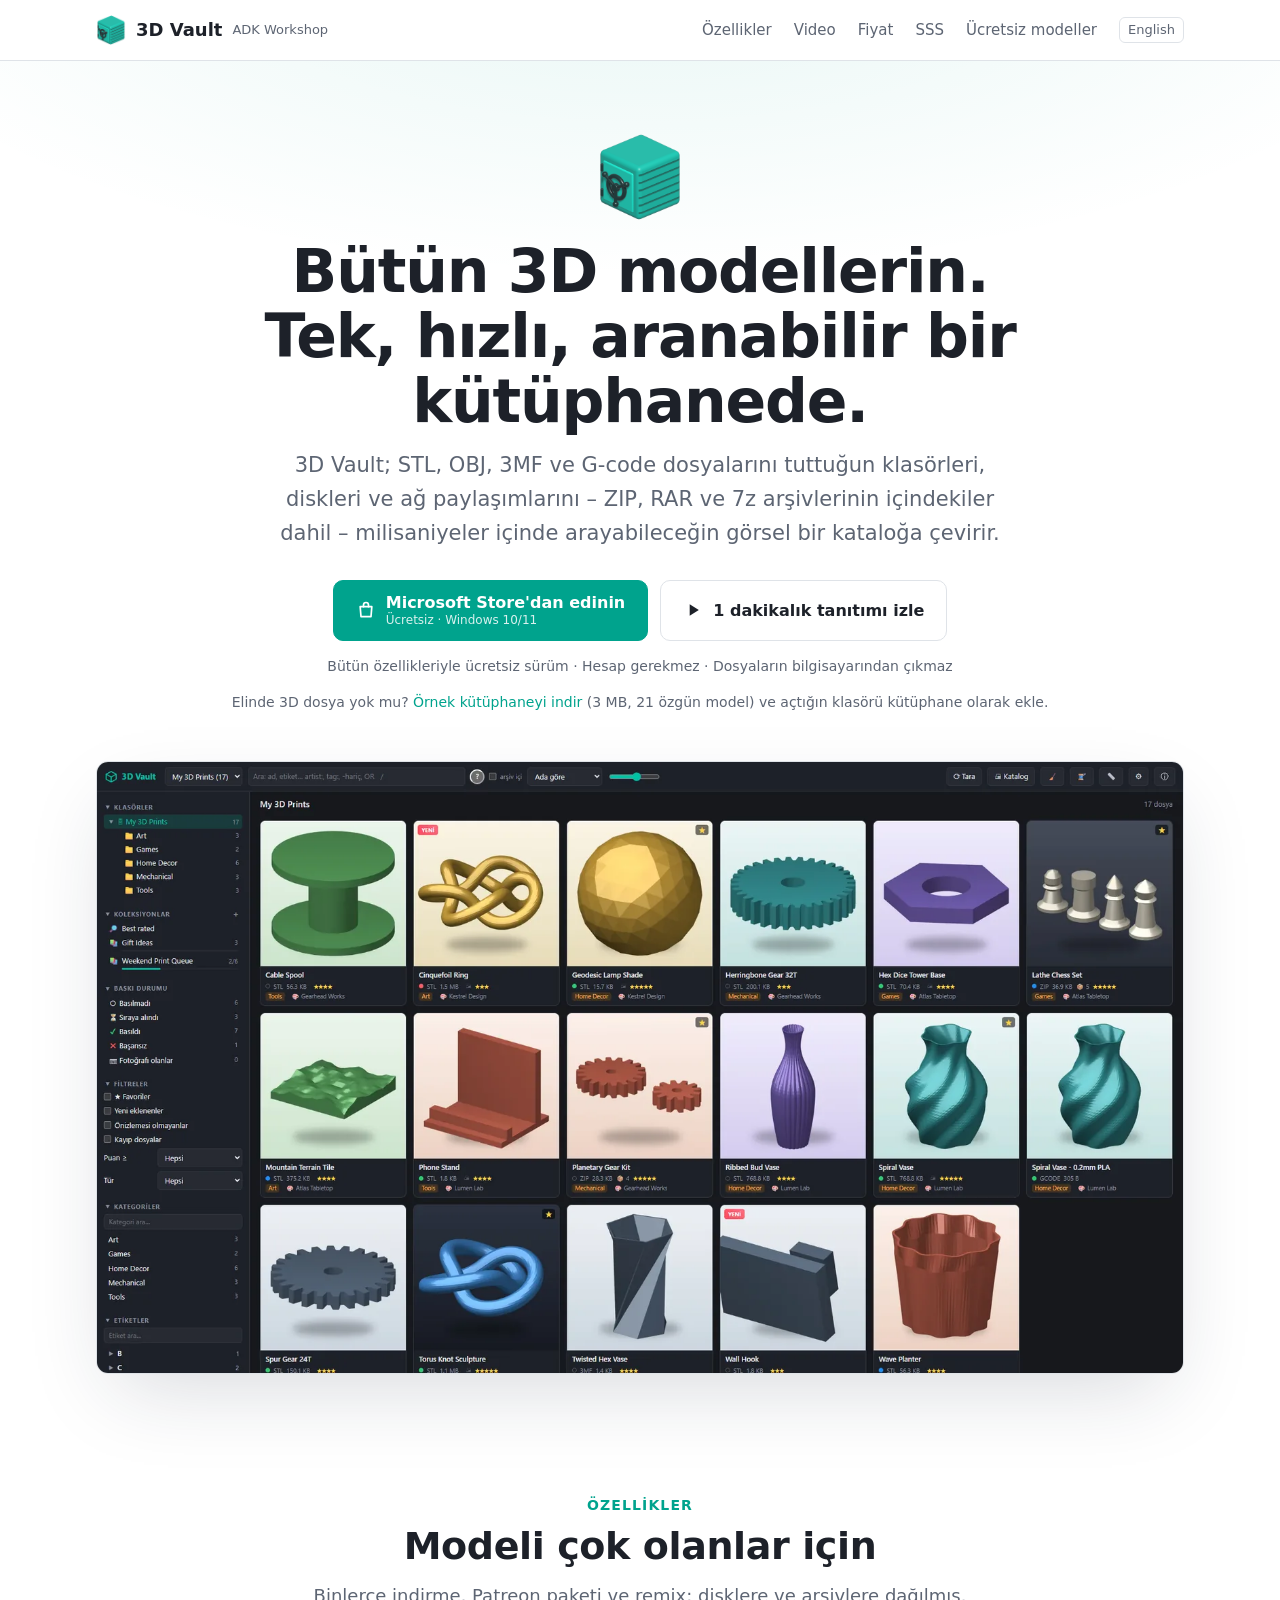
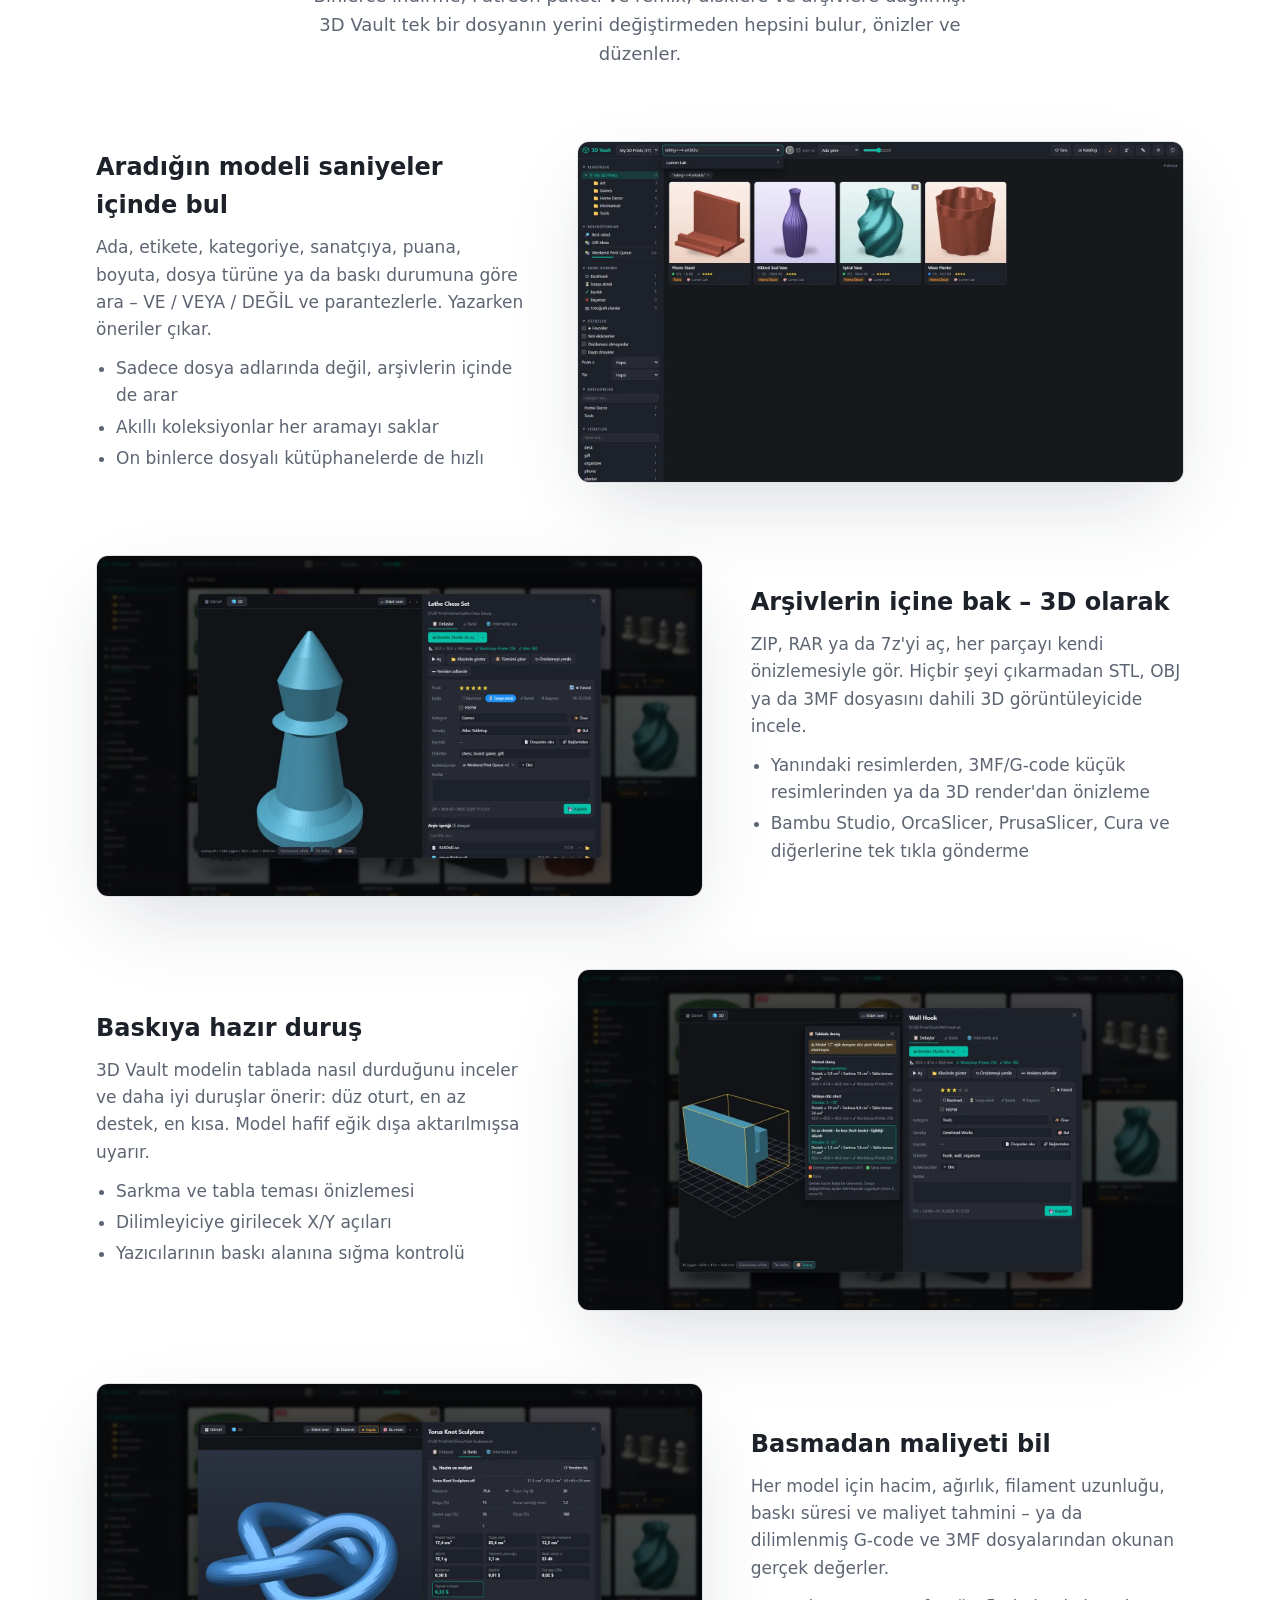
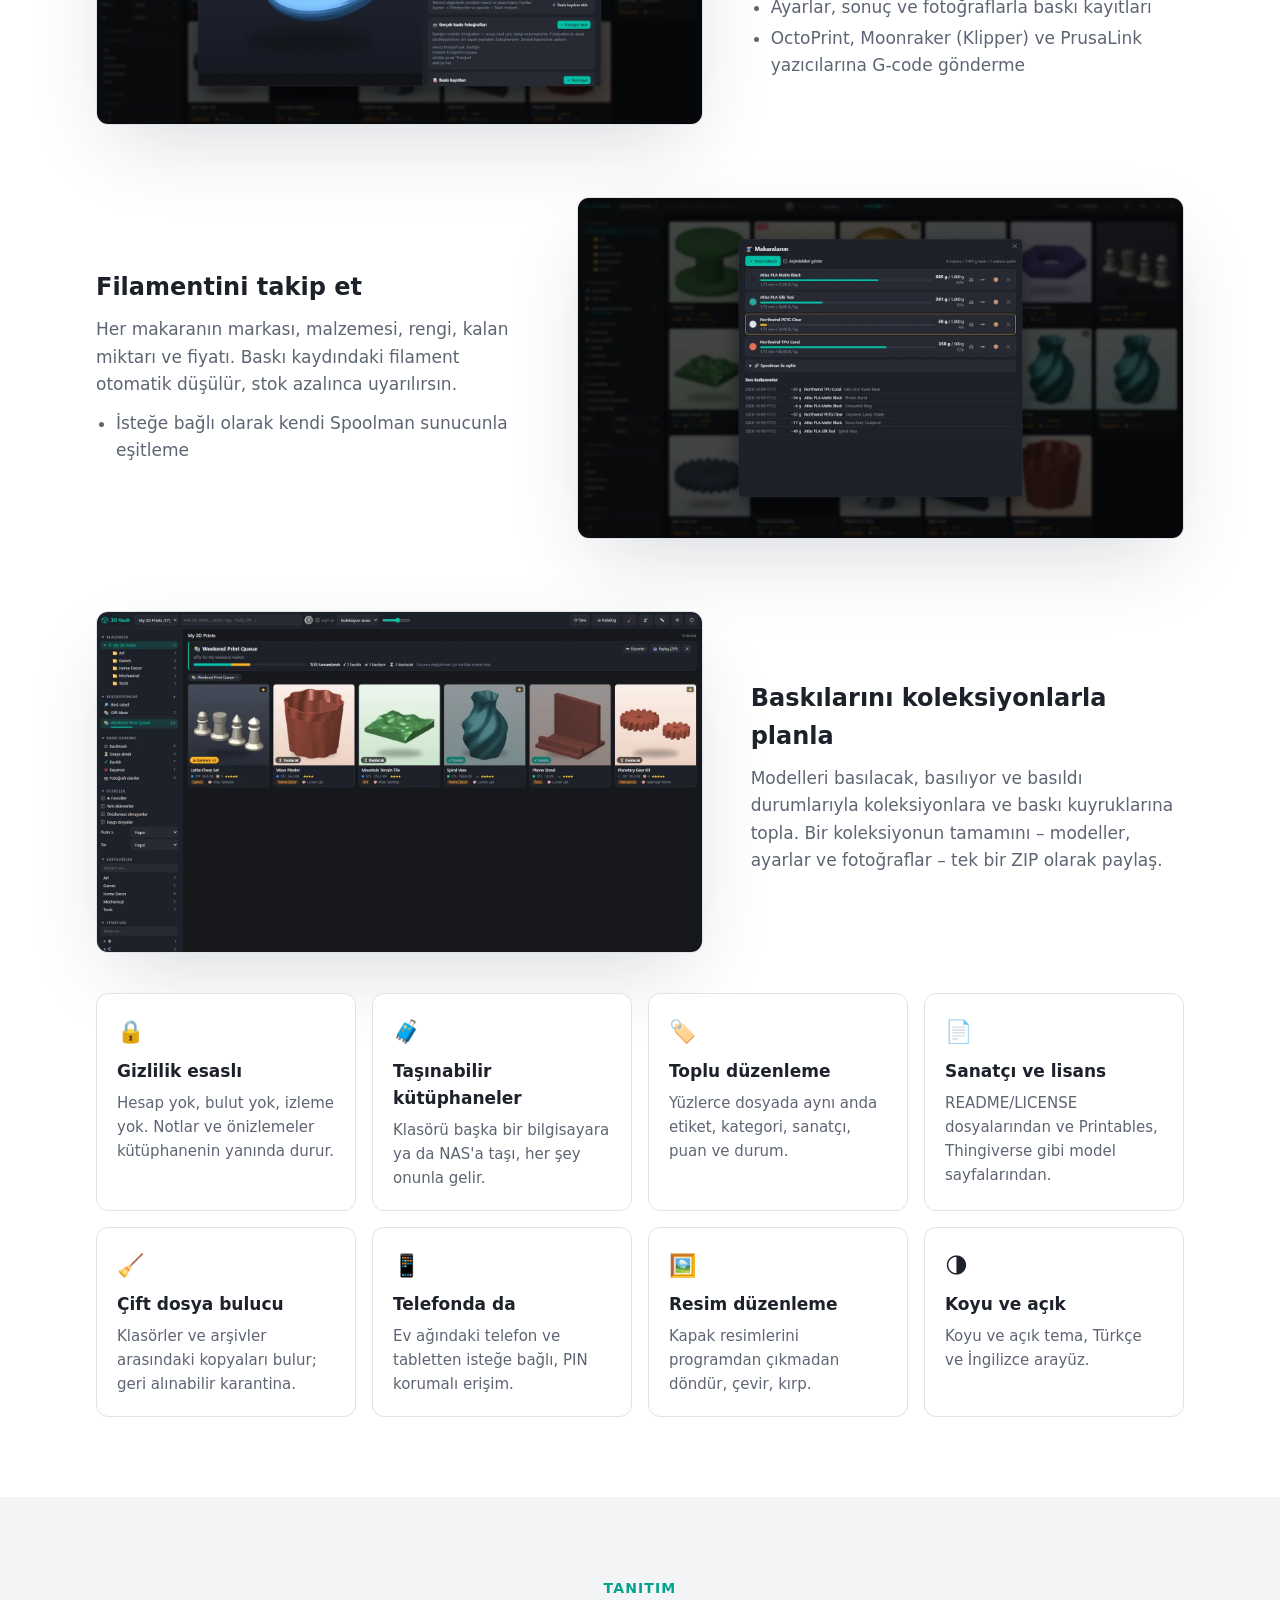
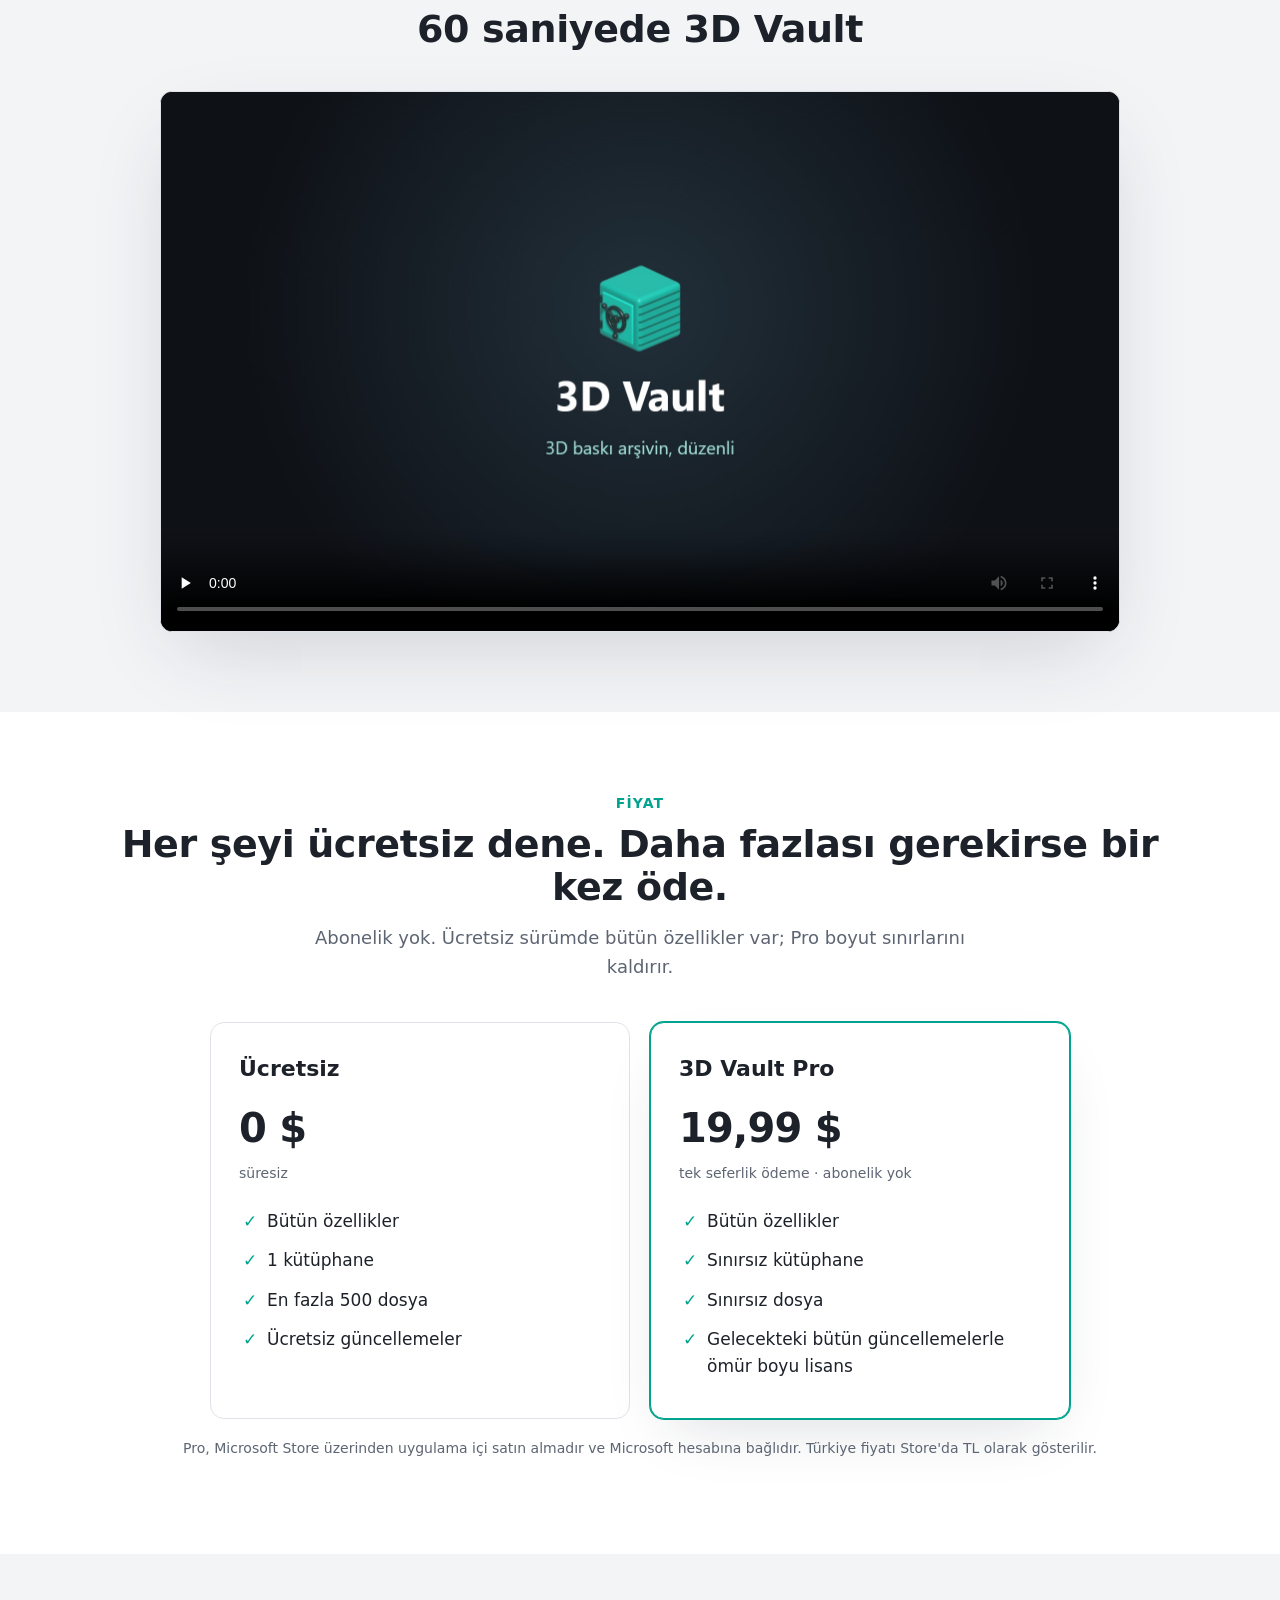
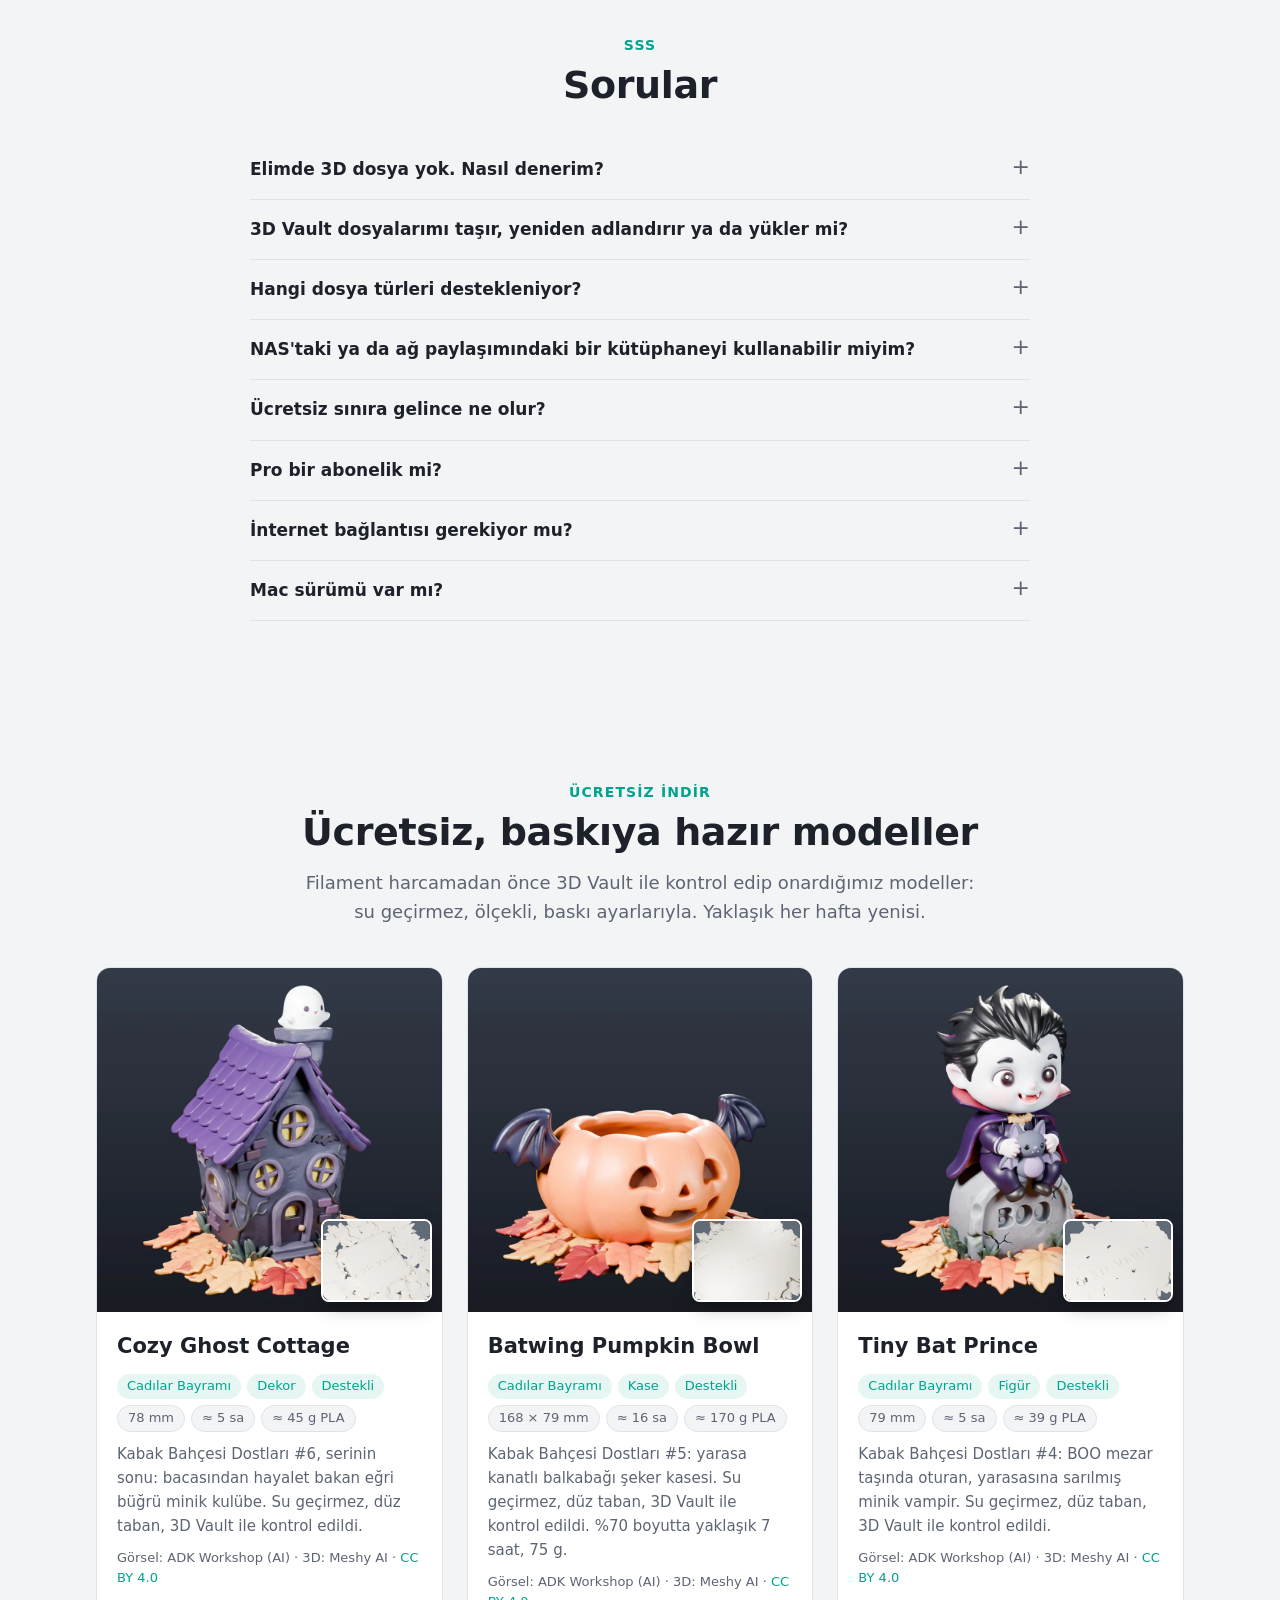
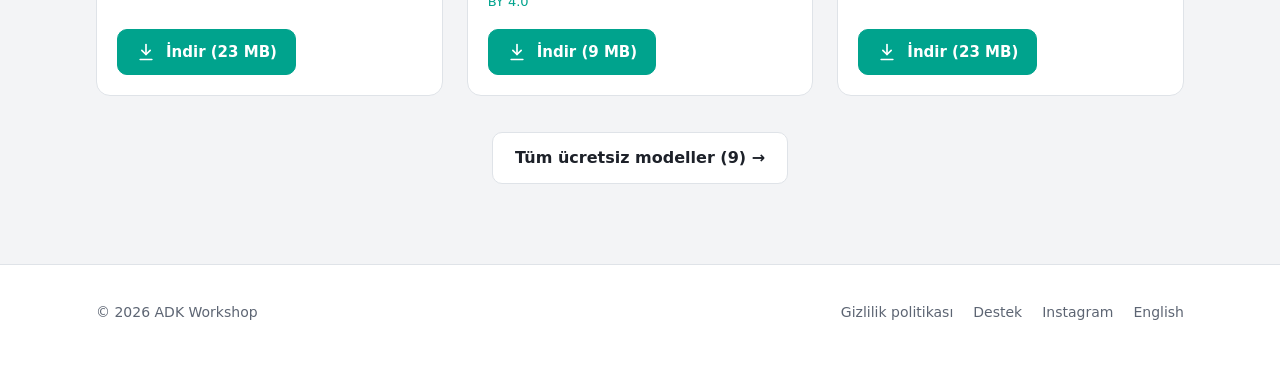
<file: tr/index.html>
<!doctype html>
<html lang="tr">
<head>
<meta charset="utf-8">
<meta name="viewport" content="width=device-width, initial-scale=1">
<title>3D Vault – 3D baskı arşivin, düzenli | ADK Workshop</title>
<meta name="description" content="3D Vault, Windows için hızlı ve yerel bir 3D baskı dosyası kütüphanesi: STL, OBJ, 3MF, G-code ve ZIP, RAR, 7z arşivlerinin içindeki modeller. Önizleme, arama, 3D görüntüleyici, baskı kayıtları ve filament takibi.">
<meta property="og:title" content="3D Vault – 3D baskı arşivin, düzenli">
<meta property="og:description" content="STL, OBJ, 3MF ve G-code dosyaların için hızlı, yerel bir kütüphane – ZIP, RAR ve 7z arşivlerinin içindekiler dahil.">
<meta property="og:image" content="https://3dvault.adkworkshop.com/assets/og-image.jpg">
<meta property="og:type" content="website">
<meta name="twitter:card" content="summary_large_image">
<link rel="alternate" hreflang="en" href="https://3dvault.adkworkshop.com/">
<link rel="alternate" hreflang="tr" href="https://3dvault.adkworkshop.com/tr/">
<link rel="icon" type="image/png" sizes="32x32" href="../assets/icon-32.png">
<link rel="apple-touch-icon" href="../assets/icon-180.png">
<link rel="stylesheet" href="../assets/site.css">
</head>
<body>

<header class="top">
  <div class="wrap">
    <a class="brand" href="./"><img src="../assets/icon-64.png" alt="">3D Vault <small>ADK Workshop</small></a>
    <nav>
      <a href="#ozellikler">Özellikler</a>
      <a href="#video">Video</a>
      <a href="#fiyat">Fiyat</a>
      <a href="#sss">SSS</a>
      <a href="models/">Ücretsiz modeller</a>
      <a class="lang" href="../" hreflang="en" lang="en">English</a>
    </nav>
  </div>
</header>

<div class="hero">
  <div class="wrap">
    <img class="logo" src="../assets/icon-256.png" alt="3D Vault">
    <h1>Bütün 3D modellerin.<br>Tek, hızlı, aranabilir bir kütüphanede.</h1>
    <p class="lead">3D Vault; STL, OBJ, 3MF ve G-code dosyalarını tuttuğun klasörleri, diskleri ve ağ paylaşımlarını – ZIP, RAR ve 7z arşivlerinin içindekiler dahil – milisaniyeler içinde arayabileceğin görsel bir kataloğa çevirir.</p>
    <div class="cta">
      <a class="btn primary" href="https://apps.microsoft.com/detail/9PCZMDJ2531J?hl=tr-tr" target="_blank" rel="noopener">
        <svg viewBox="0 0 24 24" fill="none" stroke="currentColor" stroke-width="2" stroke-linecap="round" stroke-linejoin="round"><path d="M5 8h14l-1 12H6L5 8z"/><path d="M9 8V6a3 3 0 0 1 6 0v2"/></svg>
        <span class="two">Microsoft Store'dan edinin<span class="sub">Ücretsiz · Windows 10/11</span></span>
      </a>
      <a class="btn" href="#video">
        <svg viewBox="0 0 24 24" fill="currentColor"><path d="M8 5v14l11-7z"/></svg>
        1 dakikalık tanıtımı izle
      </a>
    </div>
    <p class="note">Bütün özellikleriyle ücretsiz sürüm · Hesap gerekmez · Dosyaların bilgisayarından çıkmaz</p>
    <p class="note samples">Elinde 3D dosya yok mu? <a href="../downloads/3DVault-Sample-Library.zip" download>Örnek kütüphaneyi indir</a> (3 MB, 21 özgün model) ve açtığın klasörü kütüphane olarak ekle.</p>
    <div class="shot"><img src="../assets/shots/tr/01-library.webp" width="1600" height="900" alt="Önizlemeler, klasörler ve koleksiyonlarla 3D Vault kütüphanesi"></div>
  </div>
</div>

<section id="ozellikler">
  <div class="wrap">
    <div class="center">
      <p class="kicker">Özellikler</p>
      <h2>Modeli çok olanlar için</h2>
      <p class="sub">Binlerce indirme, Patreon paketi ve remix; disklere ve arşivlere dağılmış. 3D Vault tek bir dosyanın yerini değiştirmeden hepsini bulur, önizler ve düzenler.</p>
    </div>

    <div class="features">
      <div class="feature">
        <div class="text">
          <h3>Aradığın modeli saniyeler içinde bul</h3>
          <p>Ada, etikete, kategoriye, sanatçıya, puana, boyuta, dosya türüne ya da baskı durumuna göre ara – VE / VEYA / DEĞİL ve parantezlerle. Yazarken öneriler çıkar.</p>
          <ul>
            <li>Sadece dosya adlarında değil, arşivlerin içinde de arar</li>
            <li>Akıllı koleksiyonlar her aramayı saklar</li>
            <li>On binlerce dosyalı kütüphanelerde de hızlı</li>
          </ul>
        </div>
        <div class="shot"><img src="../assets/shots/tr/02-search.webp" width="1600" height="900" loading="lazy" alt="Önerili gelişmiş arama"></div>
      </div>

      <div class="feature">
        <div class="text">
          <h3>Arşivlerin içine bak – 3D olarak</h3>
          <p>ZIP, RAR ya da 7z'yi aç, her parçayı kendi önizlemesiyle gör. Hiçbir şeyi çıkarmadan STL, OBJ ya da 3MF dosyasını dahili 3D görüntüleyicide incele.</p>
          <ul>
            <li>Yanındaki resimlerden, 3MF/G-code küçük resimlerinden ya da 3D render'dan önizleme</li>
            <li>Bambu Studio, OrcaSlicer, PrusaSlicer, Cura ve diğerlerine tek tıkla gönderme</li>
          </ul>
        </div>
        <div class="shot"><img src="../assets/shots/tr/03-archive-3d.webp" width="1600" height="900" loading="lazy" alt="Arşiv içeriği ve 3D görüntüleyici"></div>
      </div>

      <div class="feature">
        <div class="text">
          <h3>Baskıya hazır duruş</h3>
          <p>3D Vault modelin tablada nasıl durduğunu inceler ve daha iyi duruşlar önerir: düz oturt, en az destek, en kısa. Model hafif eğik dışa aktarılmışsa uyarır.</p>
          <ul>
            <li>Sarkma ve tabla teması önizlemesi</li>
            <li>Dilimleyiciye girilecek X/Y açıları</li>
            <li>Yazıcılarının baskı alanına sığma kontrolü</li>
          </ul>
        </div>
        <div class="shot"><img src="../assets/shots/tr/04-orientation.webp" width="1600" height="900" loading="lazy" alt="Sarkma önizlemeli duruş önerisi"></div>
      </div>

      <div class="feature">
        <div class="text">
          <h3>Basmadan maliyeti bil</h3>
          <p>Her model için hacim, ağırlık, filament uzunluğu, baskı süresi ve maliyet tahmini – ya da dilimlenmiş G-code ve 3MF dosyalarından okunan gerçek değerler.</p>
          <ul>
            <li>Ayarlar, sonuç ve fotoğraflarla baskı kayıtları</li>
            <li>OctoPrint, Moonraker (Klipper) ve PrusaLink yazıcılarına G-code gönderme</li>
          </ul>
        </div>
        <div class="shot"><img src="../assets/shots/tr/05-print-cost.webp" width="1600" height="900" loading="lazy" alt="Maliyet tahminli baskı sekmesi"></div>
      </div>

      <div class="feature">
        <div class="text">
          <h3>Filamentini takip et</h3>
          <p>Her makaranın markası, malzemesi, rengi, kalan miktarı ve fiyatı. Baskı kaydındaki filament otomatik düşülür, stok azalınca uyarılırsın.</p>
          <ul>
            <li>İsteğe bağlı olarak kendi Spoolman sunucunla eşitleme</li>
          </ul>
        </div>
        <div class="shot"><img src="../assets/shots/tr/06-spools.webp" width="1600" height="900" loading="lazy" alt="Filament makaraları"></div>
      </div>

      <div class="feature">
        <div class="text">
          <h3>Baskılarını koleksiyonlarla planla</h3>
          <p>Modelleri basılacak, basılıyor ve basıldı durumlarıyla koleksiyonlara ve baskı kuyruklarına topla. Bir koleksiyonun tamamını – modeller, ayarlar ve fotoğraflar – tek bir ZIP olarak paylaş.</p>
        </div>
        <div class="shot"><img src="../assets/shots/tr/07-collection.webp" width="1600" height="900" loading="lazy" alt="Baskı kuyruğu olarak koleksiyon"></div>
      </div>
    </div>

    <div class="grid">
      <div class="card"><div class="ic">🔒</div><h4>Gizlilik esaslı</h4><p>Hesap yok, bulut yok, izleme yok. Notlar ve önizlemeler kütüphanenin yanında durur.</p></div>
      <div class="card"><div class="ic">🧳</div><h4>Taşınabilir kütüphaneler</h4><p>Klasörü başka bir bilgisayara ya da NAS'a taşı, her şey onunla gelir.</p></div>
      <div class="card"><div class="ic">🏷️</div><h4>Toplu düzenleme</h4><p>Yüzlerce dosyada aynı anda etiket, kategori, sanatçı, puan ve durum.</p></div>
      <div class="card"><div class="ic">📄</div><h4>Sanatçı ve lisans</h4><p>README/LICENSE dosyalarından ve Printables, Thingiverse gibi model sayfalarından.</p></div>
      <div class="card"><div class="ic">🧹</div><h4>Çift dosya bulucu</h4><p>Klasörler ve arşivler arasındaki kopyaları bulur; geri alınabilir karantina.</p></div>
      <div class="card"><div class="ic">📱</div><h4>Telefonda da</h4><p>Ev ağındaki telefon ve tabletten isteğe bağlı, PIN korumalı erişim.</p></div>
      <div class="card"><div class="ic">🖼️</div><h4>Resim düzenleme</h4><p>Kapak resimlerini programdan çıkmadan döndür, çevir, kırp.</p></div>
      <div class="card"><div class="ic">🌗</div><h4>Koyu ve açık</h4><p>Koyu ve açık tema, Türkçe ve İngilizce arayüz.</p></div>
    </div>
  </div>
</section>

<section id="video" class="alt">
  <div class="wrap center">
    <p class="kicker">Tanıtım</p>
    <h2>60 saniyede 3D Vault</h2>
    <div class="video">
      <video controls preload="none" playsinline poster="../assets/video/3DVault-trailer-tr-poster.jpg">
        <source src="../assets/video/3DVault-trailer-tr.mp4" type="video/mp4">
      </video>
    </div>
  </div>
</section>

<section id="fiyat">
  <div class="wrap">
    <div class="center">
      <p class="kicker">Fiyat</p>
      <h2>Her şeyi ücretsiz dene. Daha fazlası gerekirse bir kez öde.</h2>
      <p class="sub">Abonelik yok. Ücretsiz sürümde bütün özellikler var; Pro boyut sınırlarını kaldırır.</p>
    </div>
    <div class="plans">
      <div class="plan">
        <h3>Ücretsiz</h3>
        <div class="price">0 $</div>
        <div class="per">süresiz</div>
        <ul>
          <li>Bütün özellikler</li>
          <li>1 kütüphane</li>
          <li>En fazla 500 dosya</li>
          <li>Ücretsiz güncellemeler</li>
        </ul>
      </div>
      <div class="plan pro">
        <h3>3D Vault Pro</h3>
        <div class="price">19,99 $</div>
        <div class="per">tek seferlik ödeme · abonelik yok</div>
        <ul>
          <li>Bütün özellikler</li>
          <li>Sınırsız kütüphane</li>
          <li>Sınırsız dosya</li>
          <li>Gelecekteki bütün güncellemelerle ömür boyu lisans</li>
        </ul>
      </div>
    </div>
    <p class="center" style="color:var(--muted);font-size:14px;margin-top:18px">Pro, Microsoft Store üzerinden uygulama içi satın almadır ve Microsoft hesabına bağlıdır. Türkiye fiyatı Store'da TL olarak gösterilir.</p>
  </div>
</section>

<section id="sss" class="alt">
  <div class="wrap">
    <div class="center">
      <p class="kicker">SSS</p>
      <h2>Sorular</h2>
    </div>
    <div class="faq">
      <details>
        <summary>Elimde 3D dosya yok. Nasıl denerim?</summary>
        <p><a href="../downloads/3DVault-Sample-Library.zip" download>Örnek kütüphaneyi</a> (3 MB) indir: 21 özgün model — vazolar, dişliler, satranç takımı, anahtarlık, ZIP ve 7z arşivlerinde kitler, iki ölçekli bir model, dilimlenmiş bir G-code ve mesh kontrolü için bilerek delikli bir model. Bir klasöre aç ve Ayarlar → Kütüphaneler'den o klasörü ekle. Ücretsiz sürümde tek kütüphane olduğu için kendi klasörünü eklemeden önce örnek kütüphaneyi kaldır. Bütün modeller CC BY 4.0 lisansıyla ücretsiz.</p>
      </details>
      <details>
        <summary>3D Vault dosyalarımı taşır, yeniden adlandırır ya da yükler mi?</summary>
        <p>Hayır. Dosyaların olduğu yerde kalır. 3D Vault önizlemelerini ve notlarını her kütüphanenin içindeki gizli <code>.3dvault</code> klasöründe tutar; sen istemedikçe hiçbir şey yüklenmez, hiçbir şeyin yeri değişmez.</p>
      </details>
      <details>
        <summary>Hangi dosya türleri destekleniyor?</summary>
        <p>STL, OBJ, 3MF ve G-code; ayrıca ZIP, RAR ve 7z arşivlerinin içindeki modeller. Modelin yanındaki ya da arşivin içindeki resimler önizleme olarak kullanılır.</p>
      </details>
      <details>
        <summary>NAS'taki ya da ağ paylaşımındaki bir kütüphaneyi kullanabilir miyim?</summary>
        <p>Evet. Windows'ta açabildiğin her klasörü ekleyebilirsin: yerel disk, harici disk ya da ağ paylaşımı. Kütüphane bilgileri dosyalarla birlikte durduğu için başka bir bilgisayar da aynı kütüphaneyi açabilir.</p>
      </details>
      <details>
        <summary>Ücretsiz sınıra gelince ne olur?</summary>
        <p>Ücretsiz sürüm bir kütüphanede en fazla 500 dosya gösterir ve bütün özellikler açık kalır. Pro'ya geçince bütün kütüphanelerin ve dosyaların hemen açılır; elle yeniden tarama gerekmez.</p>
      </details>
      <details>
        <summary>Pro bir abonelik mi?</summary>
        <p>Hayır. Pro tek seferlik bir satın almadır: gelecekteki bütün güncellemeler dahil ömür boyu lisans.</p>
      </details>
      <details>
        <summary>İnternet bağlantısı gerekiyor mu?</summary>
        <p>Hayır. 3D Vault tamamen çevrimdışı çalışır. Sadece Printables'ta arama ya da model sayfası okuma gibi bir çevrimiçi özelliği kullandığında bağlanır – ve sadece seçtiğin siteye.</p>
      </details>
      <details>
        <summary>Mac sürümü var mı?</summary>
        <p>Henüz yok. 3D Vault şu anda Windows 10 ve 11 (64 bit) üzerinde çalışıyor. macOS sürümü planlanıyor.</p>
      </details>
    </div>
  </div>
</section>

<!-- models:start -->
<section id="free-models" class="alt">
  <div class="wrap">
    <div class="center">
      <p class="kicker">Ücretsiz indir</p>
      <h2>Ücretsiz, baskıya hazır modeller</h2>
      <p class="sub">Filament harcamadan önce 3D Vault ile kontrol edip onardığımız modeller: su geçirmez, ölçekli, baskı ayarlarıyla. Yaklaşık her hafta yenisi.</p>
    </div>
    <div class="mgrid">
<article class="mcard" id="cozy-ghost-cottage">
  <div class="mimg"><img class="main" src="../assets/models/cozy-ghost-cottage.webp" alt="Cozy Ghost Cottage" loading="lazy"><img class="bottom" src="../assets/models/cozy-ghost-cottage-bottom.webp" alt="kaidenin altındaki 3D Vault damgası" loading="lazy"></div>
  <div class="mbody">
    <h3>Cozy Ghost Cottage</h3>
    <div class="chips"><span class="chip">Cadılar Bayramı</span><span class="chip">Dekor</span><span class="chip">Destekli</span><span class="chip spec">78 mm</span><span class="chip spec">≈ 5 sa</span><span class="chip spec">≈ 45 g PLA</span></div>
    <p>Kabak Bahçesi Dostları #6, serinin sonu: bacasından hayalet bakan eğri büğrü minik kulübe. Su geçirmez, düz taban, 3D Vault ile kontrol edildi.</p>
    <p class="credit">Görsel: ADK Workshop (AI) · 3D: Meshy AI · <a href="https://creativecommons.org/licenses/by/4.0/deed.tr" target="_blank" rel="noopener">CC BY 4.0</a></p>
    <div class="mbtns"><a class="btn primary" href="../downloads/Cozy-Ghost-Cottage-3DVault.zip" download><svg viewBox="0 0 24 24" fill="none" stroke="currentColor" stroke-width="2" stroke-linecap="round" stroke-linejoin="round"><path d="M12 3v12"/><path d="M7 10l5 5 5-5"/><path d="M5 21h14"/></svg>İndir (23 MB)</a></div>
  </div>
</article>
<article class="mcard" id="batwing-pumpkin-bowl">
  <div class="mimg"><img class="main" src="../assets/models/batwing-pumpkin-bowl.webp" alt="Batwing Pumpkin Bowl" loading="lazy"><img class="bottom" src="../assets/models/batwing-pumpkin-bowl-bottom.webp" alt="kaidenin altındaki 3D Vault damgası" loading="lazy"></div>
  <div class="mbody">
    <h3>Batwing Pumpkin Bowl</h3>
    <div class="chips"><span class="chip">Cadılar Bayramı</span><span class="chip">Kase</span><span class="chip">Destekli</span><span class="chip spec">168 × 79 mm</span><span class="chip spec">≈ 16 sa</span><span class="chip spec">≈ 170 g PLA</span></div>
    <p>Kabak Bahçesi Dostları #5: yarasa kanatlı balkabağı şeker kasesi. Su geçirmez, düz taban, 3D Vault ile kontrol edildi. %70 boyutta yaklaşık 7 saat, 75 g.</p>
    <p class="credit">Görsel: ADK Workshop (AI) · 3D: Meshy AI · <a href="https://creativecommons.org/licenses/by/4.0/deed.tr" target="_blank" rel="noopener">CC BY 4.0</a></p>
    <div class="mbtns"><a class="btn primary" href="../downloads/Batwing-Pumpkin-Bowl-3DVault.zip" download><svg viewBox="0 0 24 24" fill="none" stroke="currentColor" stroke-width="2" stroke-linecap="round" stroke-linejoin="round"><path d="M12 3v12"/><path d="M7 10l5 5 5-5"/><path d="M5 21h14"/></svg>İndir (9 MB)</a></div>
  </div>
</article>
<article class="mcard" id="tiny-bat-prince">
  <div class="mimg"><img class="main" src="../assets/models/tiny-bat-prince.webp" alt="Tiny Bat Prince" loading="lazy"><img class="bottom" src="../assets/models/tiny-bat-prince-bottom.webp" alt="kaidenin altındaki 3D Vault damgası" loading="lazy"></div>
  <div class="mbody">
    <h3>Tiny Bat Prince</h3>
    <div class="chips"><span class="chip">Cadılar Bayramı</span><span class="chip">Figür</span><span class="chip">Destekli</span><span class="chip spec">79 mm</span><span class="chip spec">≈ 5 sa</span><span class="chip spec">≈ 39 g PLA</span></div>
    <p>Kabak Bahçesi Dostları #4: BOO mezar taşında oturan, yarasasına sarılmış minik vampir. Su geçirmez, düz taban, 3D Vault ile kontrol edildi.</p>
    <p class="credit">Görsel: ADK Workshop (AI) · 3D: Meshy AI · <a href="https://creativecommons.org/licenses/by/4.0/deed.tr" target="_blank" rel="noopener">CC BY 4.0</a></p>
    <div class="mbtns"><a class="btn primary" href="../downloads/Tiny-Bat-Prince-3DVault.zip" download><svg viewBox="0 0 24 24" fill="none" stroke="currentColor" stroke-width="2" stroke-linecap="round" stroke-linejoin="round"><path d="M12 3v12"/><path d="M7 10l5 5 5-5"/><path d="M5 21h14"/></svg>İndir (23 MB)</a></div>
  </div>
</article>
    </div>
    <p class="more"><a class="btn" href="models/">Tüm ücretsiz modeller (9) →</a></p>
  </div>
</section>
<!-- models:end -->

<footer>
  <div class="wrap">
    <span>© 2026 <a href="https://adkworkshop.com/">ADK Workshop</a></span>
    <div class="links">
      <a href="../privacy.html#tr">Gizlilik politikası</a>
      <a href="mailto:support@adkworkshop.com">Destek</a>
      <a href="https://www.instagram.com/adk_3dvault/" target="_blank" rel="noopener">Instagram</a>
      <a href="../" hreflang="en" lang="en">English</a>
    </div>
  </div>
</footer>

<div class="lightbox" id="lb"><img alt=""></div>
<script src="../assets/site.js"></script>
</body>
</html>
</file>
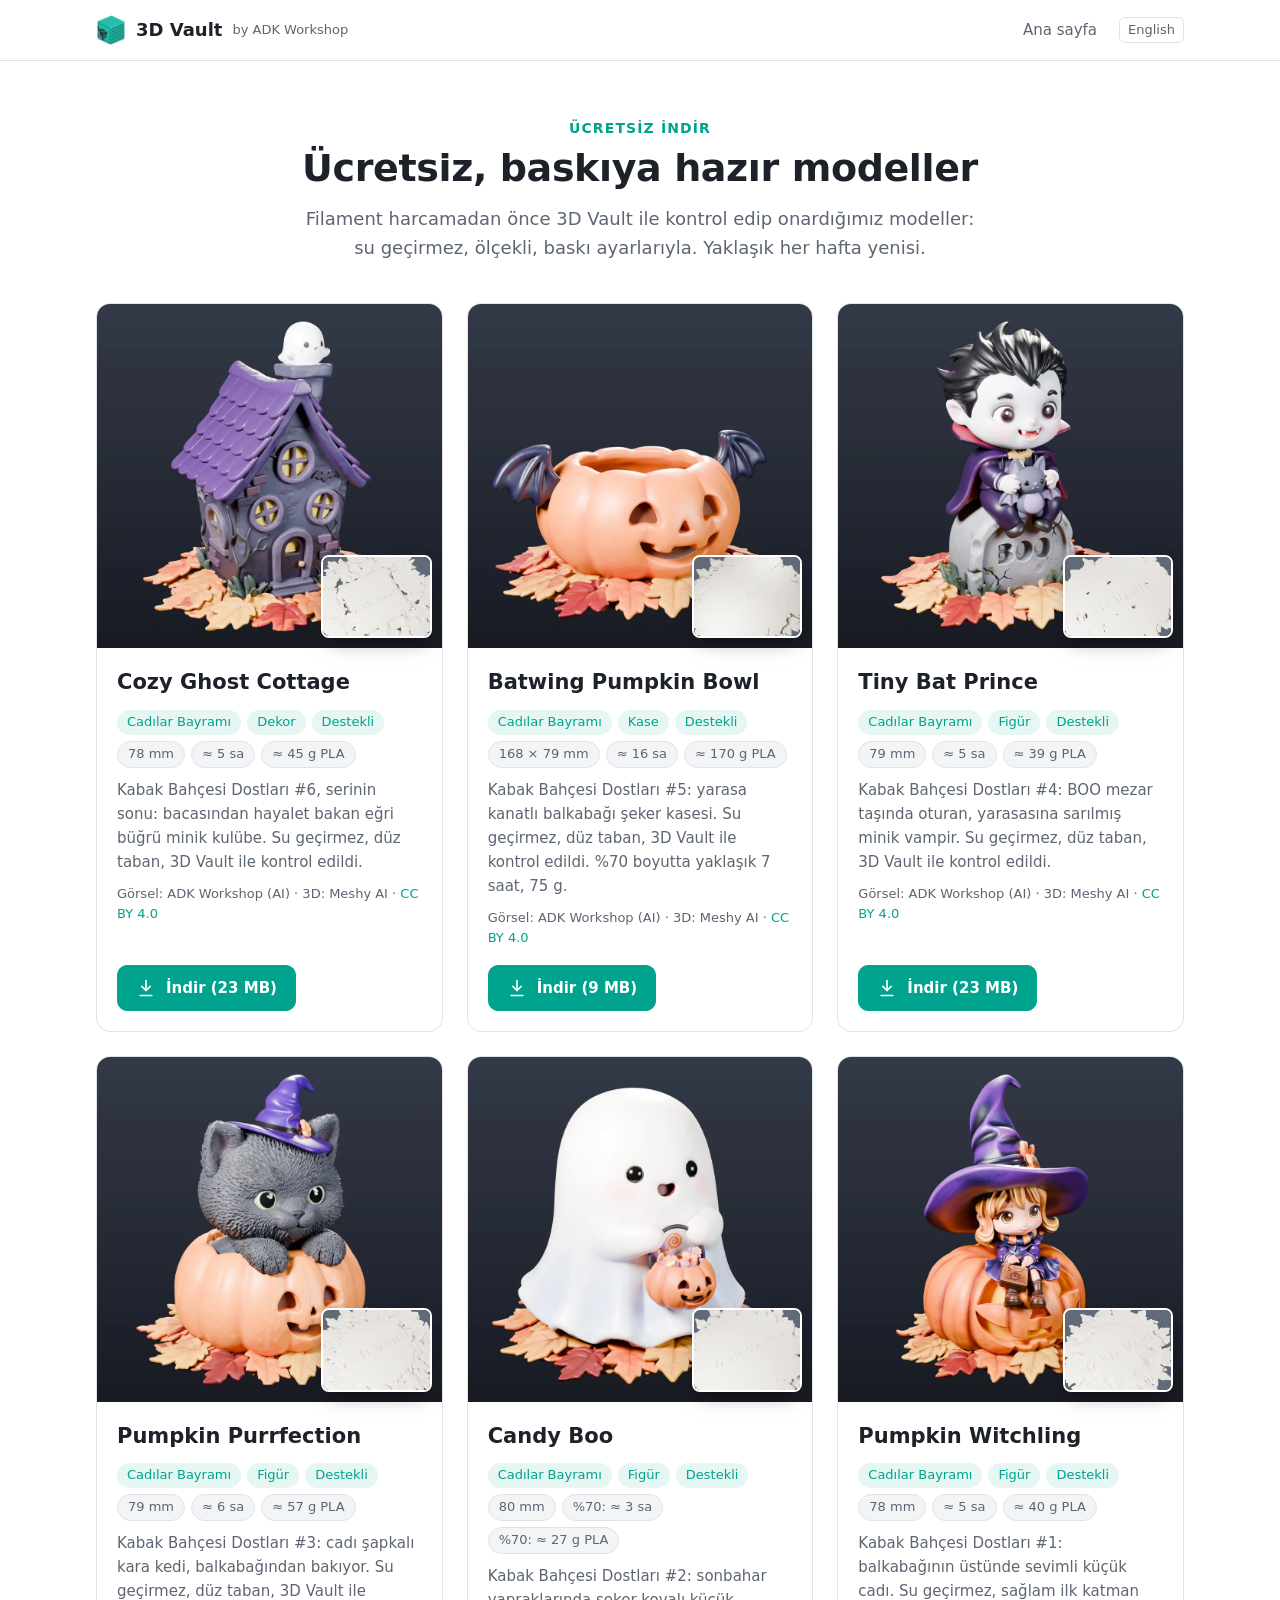
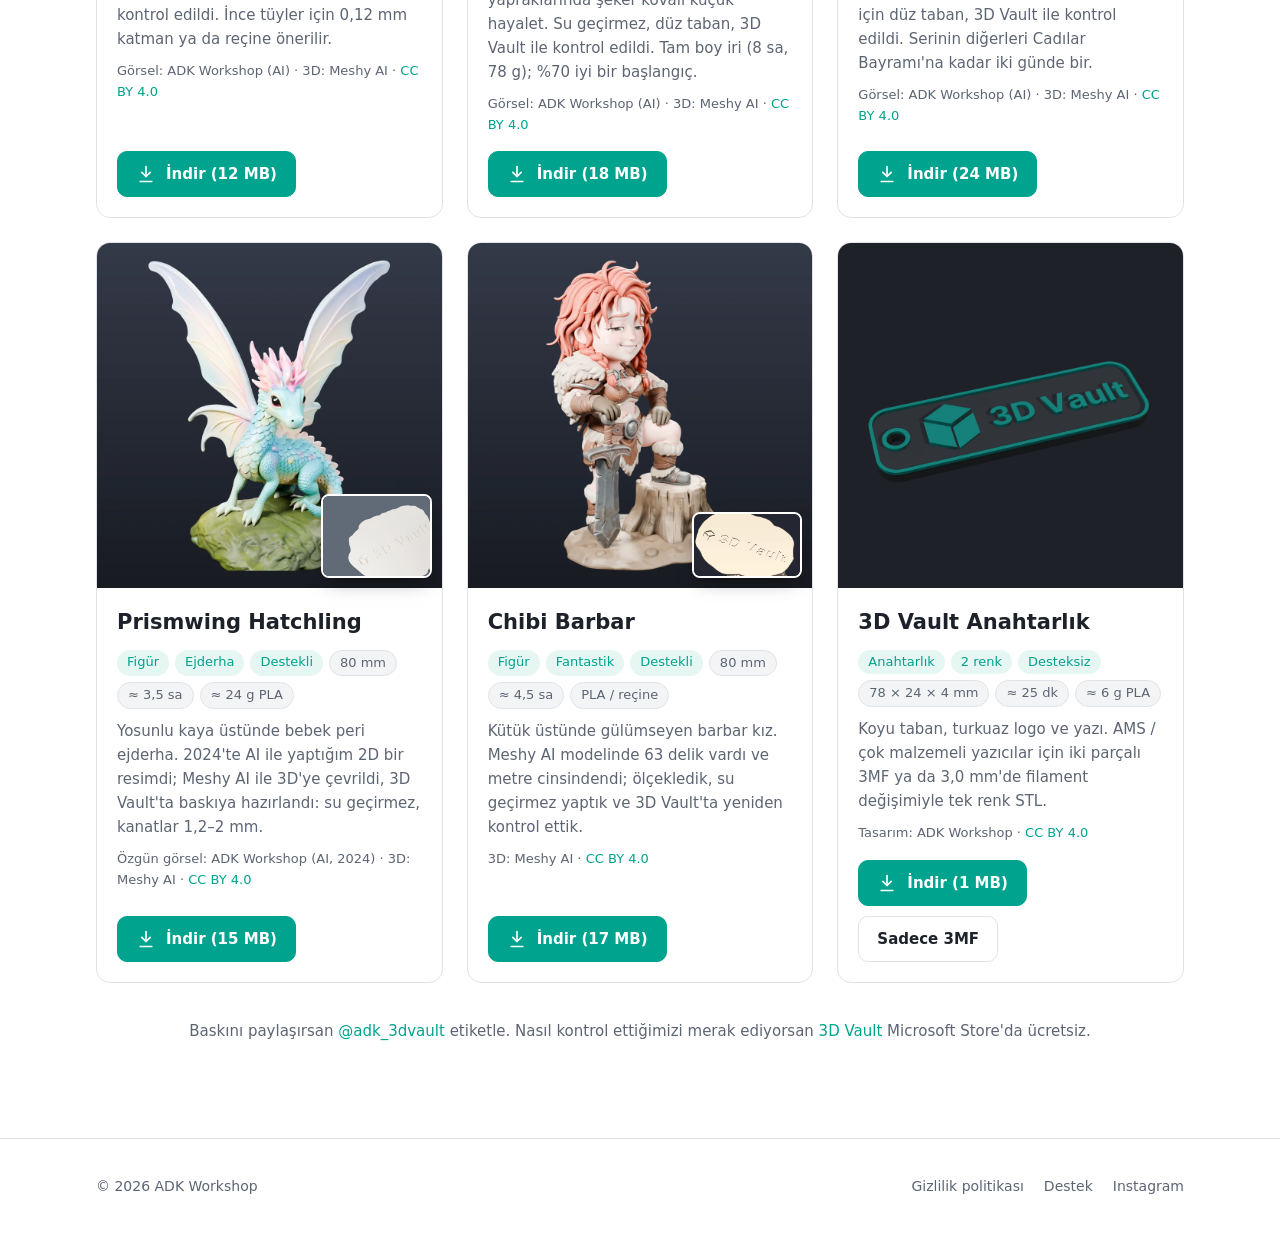
<file: tr/models/index.html>
<!doctype html>
<html lang="tr">
<head>
<meta charset="utf-8">
<meta name="viewport" content="width=device-width, initial-scale=1">
<title>Ücretsiz 3D baskı modelleri – 3D Vault | ADK Workshop</title>
<meta name="description" content="3D Vault ile kontrol edilmiş ücretsiz, baskıya hazır STL modeller: su geçirmez, ölçekli, dilimleyicide denenmiş. CC BY 4.0.">
<meta property="og:title" content="Ücretsiz 3D baskı modelleri – 3D Vault | ADK Workshop">
<meta property="og:description" content="3D Vault ile kontrol edilmiş ücretsiz, baskıya hazır STL modeller: su geçirmez, ölçekli, dilimleyicide denenmiş. CC BY 4.0.">
<meta property="og:image" content="https://3dvault.adkworkshop.com/assets/models/cozy-ghost-cottage.webp">
<meta property="og:type" content="website">
<link rel="alternate" hreflang="en" href="https://3dvault.adkworkshop.com/models/">
<link rel="alternate" hreflang="tr" href="https://3dvault.adkworkshop.com/tr/models/">
<link rel="icon" type="image/png" sizes="32x32" href="../../assets/icon-32.png">
<link rel="apple-touch-icon" href="../../assets/icon-180.png">
<link rel="stylesheet" href="../../assets/site.css">
</head>
<body>

<header class="top">
  <div class="wrap">
    <a class="brand" href="../"><img src="../../assets/icon-64.png" alt="">3D Vault <small>by ADK Workshop</small></a>
    <nav>
      <a href="../">Ana sayfa</a>
      <a class="lang" href="../../models/" hreflang="en">English</a>
    </nav>
  </div>
</header>

<section class="models-page">
  <div class="wrap">
    <div class="center">
      <p class="kicker">Ücretsiz indir</p>
      <h2>Ücretsiz, baskıya hazır modeller</h2>
      <p class="sub">Filament harcamadan önce 3D Vault ile kontrol edip onardığımız modeller: su geçirmez, ölçekli, baskı ayarlarıyla. Yaklaşık her hafta yenisi.</p>
    </div>
    <div class="mgrid">
<article class="mcard" id="cozy-ghost-cottage">
  <div class="mimg"><img class="main" src="../../assets/models/cozy-ghost-cottage.webp" alt="Cozy Ghost Cottage" loading="lazy"><img class="bottom" src="../../assets/models/cozy-ghost-cottage-bottom.webp" alt="kaidenin altındaki 3D Vault damgası" loading="lazy"></div>
  <div class="mbody">
    <h3>Cozy Ghost Cottage</h3>
    <div class="chips"><span class="chip">Cadılar Bayramı</span><span class="chip">Dekor</span><span class="chip">Destekli</span><span class="chip spec">78 mm</span><span class="chip spec">≈ 5 sa</span><span class="chip spec">≈ 45 g PLA</span></div>
    <p>Kabak Bahçesi Dostları #6, serinin sonu: bacasından hayalet bakan eğri büğrü minik kulübe. Su geçirmez, düz taban, 3D Vault ile kontrol edildi.</p>
    <p class="credit">Görsel: ADK Workshop (AI) · 3D: Meshy AI · <a href="https://creativecommons.org/licenses/by/4.0/deed.tr" target="_blank" rel="noopener">CC BY 4.0</a></p>
    <div class="mbtns"><a class="btn primary" href="../../downloads/Cozy-Ghost-Cottage-3DVault.zip" download><svg viewBox="0 0 24 24" fill="none" stroke="currentColor" stroke-width="2" stroke-linecap="round" stroke-linejoin="round"><path d="M12 3v12"/><path d="M7 10l5 5 5-5"/><path d="M5 21h14"/></svg>İndir (23 MB)</a></div>
  </div>
</article>
<article class="mcard" id="batwing-pumpkin-bowl">
  <div class="mimg"><img class="main" src="../../assets/models/batwing-pumpkin-bowl.webp" alt="Batwing Pumpkin Bowl" loading="lazy"><img class="bottom" src="../../assets/models/batwing-pumpkin-bowl-bottom.webp" alt="kaidenin altındaki 3D Vault damgası" loading="lazy"></div>
  <div class="mbody">
    <h3>Batwing Pumpkin Bowl</h3>
    <div class="chips"><span class="chip">Cadılar Bayramı</span><span class="chip">Kase</span><span class="chip">Destekli</span><span class="chip spec">168 × 79 mm</span><span class="chip spec">≈ 16 sa</span><span class="chip spec">≈ 170 g PLA</span></div>
    <p>Kabak Bahçesi Dostları #5: yarasa kanatlı balkabağı şeker kasesi. Su geçirmez, düz taban, 3D Vault ile kontrol edildi. %70 boyutta yaklaşık 7 saat, 75 g.</p>
    <p class="credit">Görsel: ADK Workshop (AI) · 3D: Meshy AI · <a href="https://creativecommons.org/licenses/by/4.0/deed.tr" target="_blank" rel="noopener">CC BY 4.0</a></p>
    <div class="mbtns"><a class="btn primary" href="../../downloads/Batwing-Pumpkin-Bowl-3DVault.zip" download><svg viewBox="0 0 24 24" fill="none" stroke="currentColor" stroke-width="2" stroke-linecap="round" stroke-linejoin="round"><path d="M12 3v12"/><path d="M7 10l5 5 5-5"/><path d="M5 21h14"/></svg>İndir (9 MB)</a></div>
  </div>
</article>
<article class="mcard" id="tiny-bat-prince">
  <div class="mimg"><img class="main" src="../../assets/models/tiny-bat-prince.webp" alt="Tiny Bat Prince" loading="lazy"><img class="bottom" src="../../assets/models/tiny-bat-prince-bottom.webp" alt="kaidenin altındaki 3D Vault damgası" loading="lazy"></div>
  <div class="mbody">
    <h3>Tiny Bat Prince</h3>
    <div class="chips"><span class="chip">Cadılar Bayramı</span><span class="chip">Figür</span><span class="chip">Destekli</span><span class="chip spec">79 mm</span><span class="chip spec">≈ 5 sa</span><span class="chip spec">≈ 39 g PLA</span></div>
    <p>Kabak Bahçesi Dostları #4: BOO mezar taşında oturan, yarasasına sarılmış minik vampir. Su geçirmez, düz taban, 3D Vault ile kontrol edildi.</p>
    <p class="credit">Görsel: ADK Workshop (AI) · 3D: Meshy AI · <a href="https://creativecommons.org/licenses/by/4.0/deed.tr" target="_blank" rel="noopener">CC BY 4.0</a></p>
    <div class="mbtns"><a class="btn primary" href="../../downloads/Tiny-Bat-Prince-3DVault.zip" download><svg viewBox="0 0 24 24" fill="none" stroke="currentColor" stroke-width="2" stroke-linecap="round" stroke-linejoin="round"><path d="M12 3v12"/><path d="M7 10l5 5 5-5"/><path d="M5 21h14"/></svg>İndir (23 MB)</a></div>
  </div>
</article>
<article class="mcard" id="pumpkin-purrfection">
  <div class="mimg"><img class="main" src="../../assets/models/pumpkin-purrfection.webp" alt="Pumpkin Purrfection" loading="lazy"><img class="bottom" src="../../assets/models/pumpkin-purrfection-bottom.webp" alt="kaidenin altındaki 3D Vault damgası" loading="lazy"></div>
  <div class="mbody">
    <h3>Pumpkin Purrfection</h3>
    <div class="chips"><span class="chip">Cadılar Bayramı</span><span class="chip">Figür</span><span class="chip">Destekli</span><span class="chip spec">79 mm</span><span class="chip spec">≈ 6 sa</span><span class="chip spec">≈ 57 g PLA</span></div>
    <p>Kabak Bahçesi Dostları #3: cadı şapkalı kara kedi, balkabağından bakıyor. Su geçirmez, düz taban, 3D Vault ile kontrol edildi. İnce tüyler için 0,12 mm katman ya da reçine önerilir.</p>
    <p class="credit">Görsel: ADK Workshop (AI) · 3D: Meshy AI · <a href="https://creativecommons.org/licenses/by/4.0/deed.tr" target="_blank" rel="noopener">CC BY 4.0</a></p>
    <div class="mbtns"><a class="btn primary" href="../../downloads/Pumpkin-Purrfection-3DVault.zip" download><svg viewBox="0 0 24 24" fill="none" stroke="currentColor" stroke-width="2" stroke-linecap="round" stroke-linejoin="round"><path d="M12 3v12"/><path d="M7 10l5 5 5-5"/><path d="M5 21h14"/></svg>İndir (12 MB)</a></div>
  </div>
</article>
<article class="mcard" id="candy-boo">
  <div class="mimg"><img class="main" src="../../assets/models/candy-boo.webp" alt="Candy Boo" loading="lazy"><img class="bottom" src="../../assets/models/candy-boo-bottom.webp" alt="kaidenin altındaki 3D Vault damgası" loading="lazy"></div>
  <div class="mbody">
    <h3>Candy Boo</h3>
    <div class="chips"><span class="chip">Cadılar Bayramı</span><span class="chip">Figür</span><span class="chip">Destekli</span><span class="chip spec">80 mm</span><span class="chip spec">%70: ≈ 3 sa</span><span class="chip spec">%70: ≈ 27 g PLA</span></div>
    <p>Kabak Bahçesi Dostları #2: sonbahar yapraklarında şeker kovalı küçük hayalet. Su geçirmez, düz taban, 3D Vault ile kontrol edildi. Tam boy iri (8 sa, 78 g); %70 iyi bir başlangıç.</p>
    <p class="credit">Görsel: ADK Workshop (AI) · 3D: Meshy AI · <a href="https://creativecommons.org/licenses/by/4.0/deed.tr" target="_blank" rel="noopener">CC BY 4.0</a></p>
    <div class="mbtns"><a class="btn primary" href="../../downloads/Candy-Boo-3DVault.zip" download><svg viewBox="0 0 24 24" fill="none" stroke="currentColor" stroke-width="2" stroke-linecap="round" stroke-linejoin="round"><path d="M12 3v12"/><path d="M7 10l5 5 5-5"/><path d="M5 21h14"/></svg>İndir (18 MB)</a></div>
  </div>
</article>
<article class="mcard" id="pumpkin-witchling">
  <div class="mimg"><img class="main" src="../../assets/models/pumpkin-witchling.webp" alt="Pumpkin Witchling" loading="lazy"><img class="bottom" src="../../assets/models/pumpkin-witchling-bottom.webp" alt="kaidenin altındaki 3D Vault damgası" loading="lazy"></div>
  <div class="mbody">
    <h3>Pumpkin Witchling</h3>
    <div class="chips"><span class="chip">Cadılar Bayramı</span><span class="chip">Figür</span><span class="chip">Destekli</span><span class="chip spec">78 mm</span><span class="chip spec">≈ 5 sa</span><span class="chip spec">≈ 40 g PLA</span></div>
    <p>Kabak Bahçesi Dostları #1: balkabağının üstünde sevimli küçük cadı. Su geçirmez, sağlam ilk katman için düz taban, 3D Vault ile kontrol edildi. Serinin diğerleri Cadılar Bayramı&#x27;na kadar iki günde bir.</p>
    <p class="credit">Görsel: ADK Workshop (AI) · 3D: Meshy AI · <a href="https://creativecommons.org/licenses/by/4.0/deed.tr" target="_blank" rel="noopener">CC BY 4.0</a></p>
    <div class="mbtns"><a class="btn primary" href="../../downloads/Pumpkin-Witchling-3DVault.zip" download><svg viewBox="0 0 24 24" fill="none" stroke="currentColor" stroke-width="2" stroke-linecap="round" stroke-linejoin="round"><path d="M12 3v12"/><path d="M7 10l5 5 5-5"/><path d="M5 21h14"/></svg>İndir (24 MB)</a></div>
  </div>
</article>
<article class="mcard" id="prismwing-hatchling">
  <div class="mimg"><img class="main" src="../../assets/models/prismwing-hatchling.webp" alt="Prismwing Hatchling" loading="lazy"><img class="bottom" src="../../assets/models/prismwing-hatchling-bottom.webp" alt="kaidenin altındaki 3D Vault damgası" loading="lazy"></div>
  <div class="mbody">
    <h3>Prismwing Hatchling</h3>
    <div class="chips"><span class="chip">Figür</span><span class="chip">Ejderha</span><span class="chip">Destekli</span><span class="chip spec">80 mm</span><span class="chip spec">≈ 3,5 sa</span><span class="chip spec">≈ 24 g PLA</span></div>
    <p>Yosunlu kaya üstünde bebek peri ejderha. 2024&#x27;te AI ile yaptığım 2D bir resimdi; Meshy AI ile 3D&#x27;ye çevrildi, 3D Vault&#x27;ta baskıya hazırlandı: su geçirmez, kanatlar 1,2–2 mm.</p>
    <p class="credit">Özgün görsel: ADK Workshop (AI, 2024) · 3D: Meshy AI · <a href="https://creativecommons.org/licenses/by/4.0/deed.tr" target="_blank" rel="noopener">CC BY 4.0</a></p>
    <div class="mbtns"><a class="btn primary" href="../../downloads/Prismwing-Hatchling-3DVault.zip" download><svg viewBox="0 0 24 24" fill="none" stroke="currentColor" stroke-width="2" stroke-linecap="round" stroke-linejoin="round"><path d="M12 3v12"/><path d="M7 10l5 5 5-5"/><path d="M5 21h14"/></svg>İndir (15 MB)</a></div>
  </div>
</article>
<article class="mcard" id="chibi-barbarian">
  <div class="mimg"><img class="main" src="../../assets/models/chibi-barbarian-color.webp" alt="Chibi Barbar" loading="lazy"><img class="bottom" src="../../assets/models/chibi-barbarian-bottom.webp" alt="kaidenin altındaki 3D Vault damgası" loading="lazy"></div>
  <div class="mbody">
    <h3>Chibi Barbar</h3>
    <div class="chips"><span class="chip">Figür</span><span class="chip">Fantastik</span><span class="chip">Destekli</span><span class="chip spec">80 mm</span><span class="chip spec">≈ 4,5 sa</span><span class="chip spec">PLA / reçine</span></div>
    <p>Kütük üstünde gülümseyen barbar kız. Meshy AI modelinde 63 delik vardı ve metre cinsindendi; ölçekledik, su geçirmez yaptık ve 3D Vault&#x27;ta yeniden kontrol ettik.</p>
    <p class="credit">3D: Meshy AI · <a href="https://creativecommons.org/licenses/by/4.0/deed.tr" target="_blank" rel="noopener">CC BY 4.0</a></p>
    <div class="mbtns"><a class="btn primary" href="../../downloads/Chibi-Barbarian-3DVault.zip" download><svg viewBox="0 0 24 24" fill="none" stroke="currentColor" stroke-width="2" stroke-linecap="round" stroke-linejoin="round"><path d="M12 3v12"/><path d="M7 10l5 5 5-5"/><path d="M5 21h14"/></svg>İndir (17 MB)</a></div>
  </div>
</article>
<article class="mcard" id="keychain">
  <div class="mimg"><img class="main contain" src="../../assets/keychain.webp" alt="3D Vault Anahtarlık" loading="lazy"></div>
  <div class="mbody">
    <h3>3D Vault Anahtarlık</h3>
    <div class="chips"><span class="chip">Anahtarlık</span><span class="chip">2 renk</span><span class="chip">Desteksiz</span><span class="chip spec">78 × 24 × 4 mm</span><span class="chip spec">≈ 25 dk</span><span class="chip spec">≈ 6 g PLA</span></div>
    <p>Koyu taban, turkuaz logo ve yazı. AMS / çok malzemeli yazıcılar için iki parçalı 3MF ya da 3,0 mm&#x27;de filament değişimiyle tek renk STL.</p>
    <p class="credit">Tasarım: ADK Workshop · <a href="https://creativecommons.org/licenses/by/4.0/deed.tr" target="_blank" rel="noopener">CC BY 4.0</a></p>
    <div class="mbtns"><a class="btn primary" href="../../downloads/3DVault-Keychain.zip" download><svg viewBox="0 0 24 24" fill="none" stroke="currentColor" stroke-width="2" stroke-linecap="round" stroke-linejoin="round"><path d="M12 3v12"/><path d="M7 10l5 5 5-5"/><path d="M5 21h14"/></svg>İndir (1 MB)</a><a class="btn" href="../../downloads/3DVault-Keychain.3mf" download>Sadece 3MF</a></div>
  </div>
</article>
    </div>
    <p class="mnote center">Baskını paylaşırsan <a href="https://www.instagram.com/adk_3dvault/" target="_blank" rel="noopener">@adk_3dvault</a> etiketle. Nasıl kontrol ettiğimizi merak ediyorsan <a href="../#ozellikler">3D Vault</a> Microsoft Store'da ücretsiz.</p>
  </div>
</section>

<footer>
  <div class="wrap">
    <span>© 2026 <a href="https://adkworkshop.com/">ADK Workshop</a></span>
    <div class="links">
      <a href="../../privacy.html">Gizlilik politikası</a>
      <a href="mailto:support@adkworkshop.com">Destek</a>
      <a href="https://www.instagram.com/adk_3dvault/" target="_blank" rel="noopener">Instagram</a>
    </div>
  </div>
</footer>
</body>
</html>
</file>
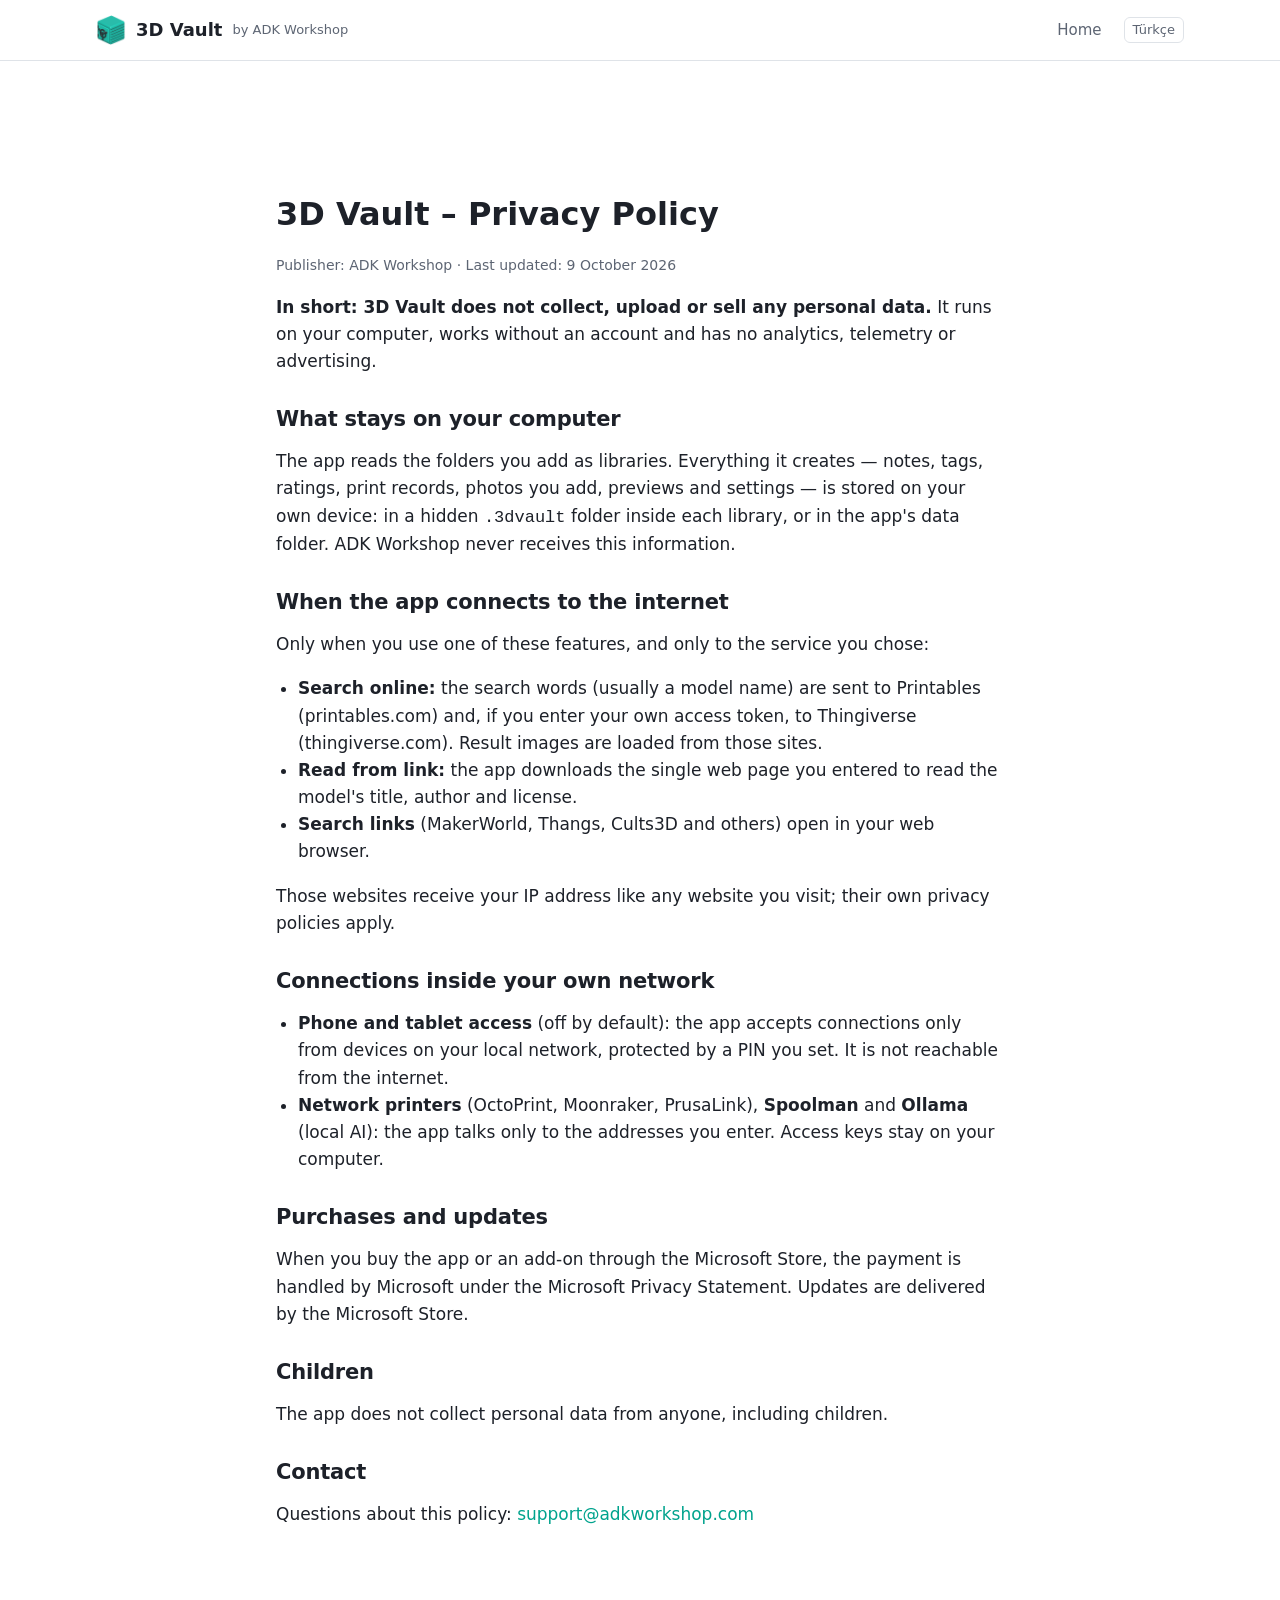
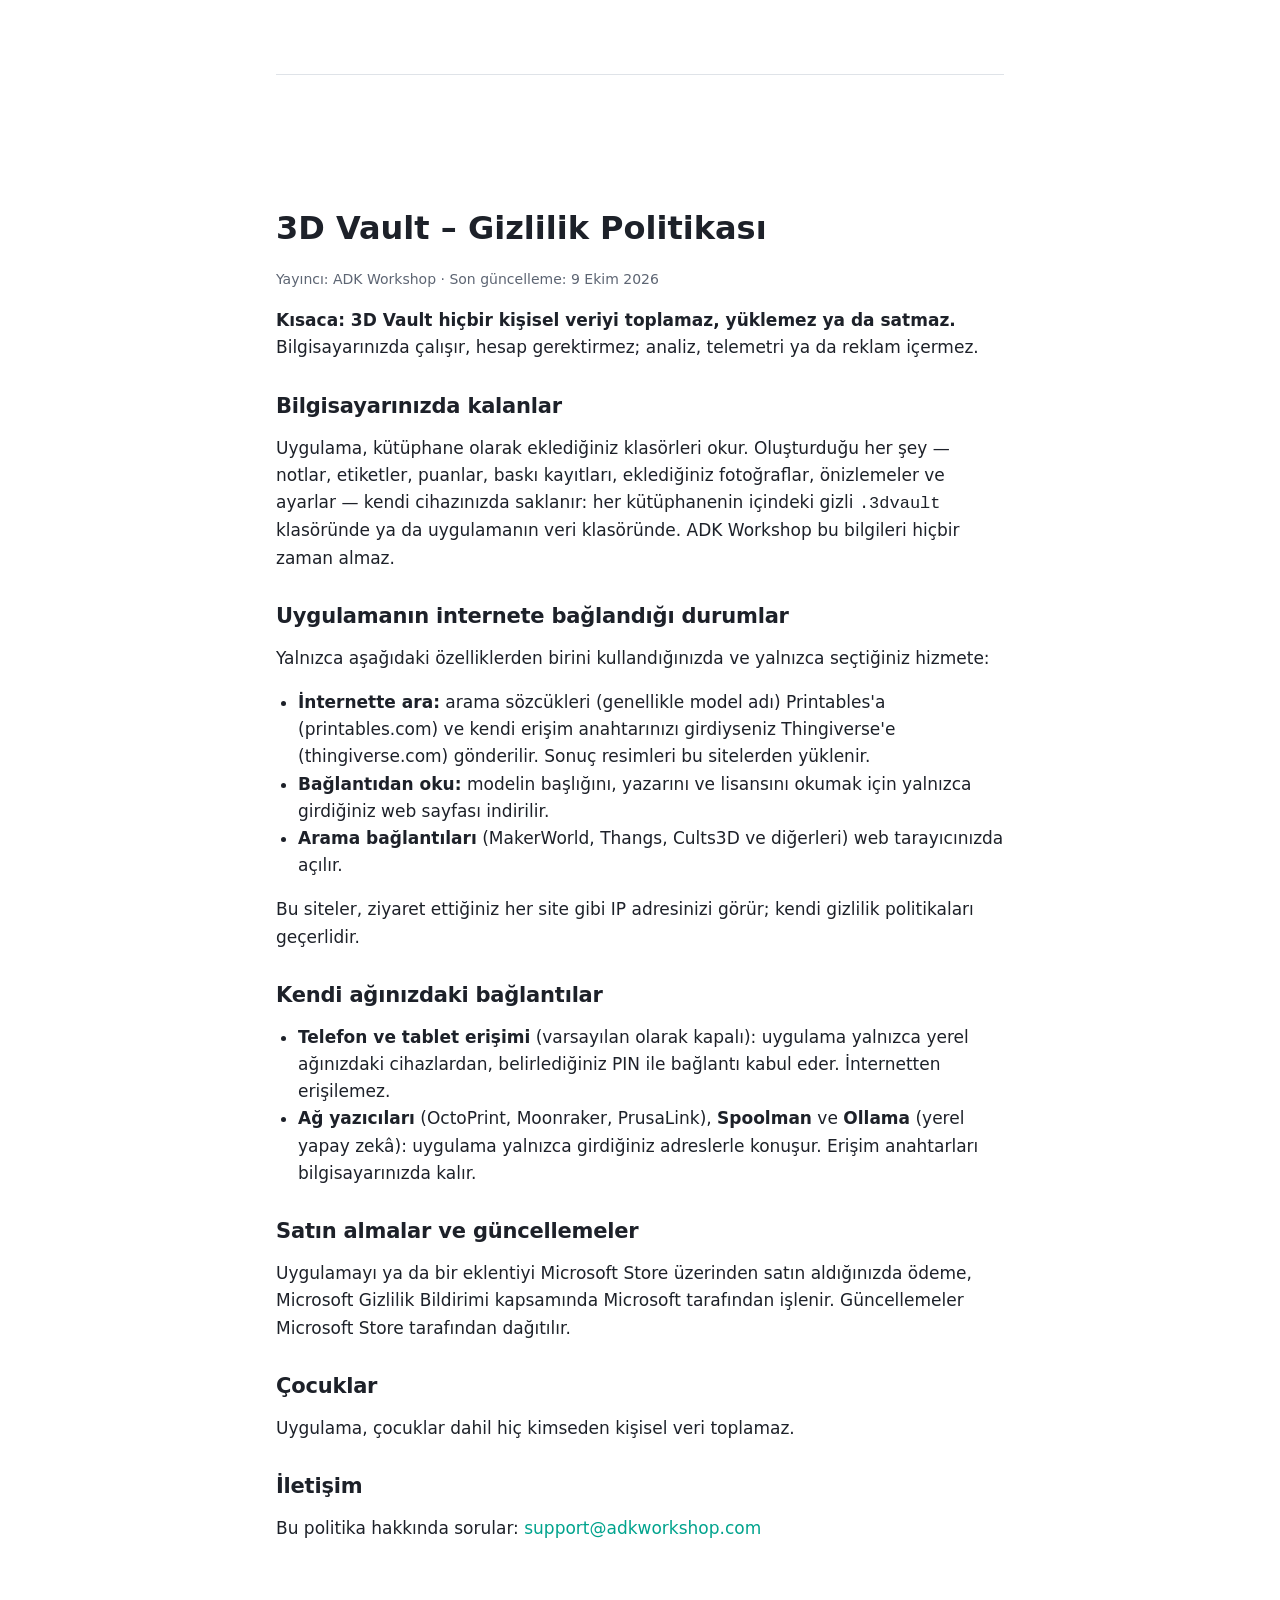
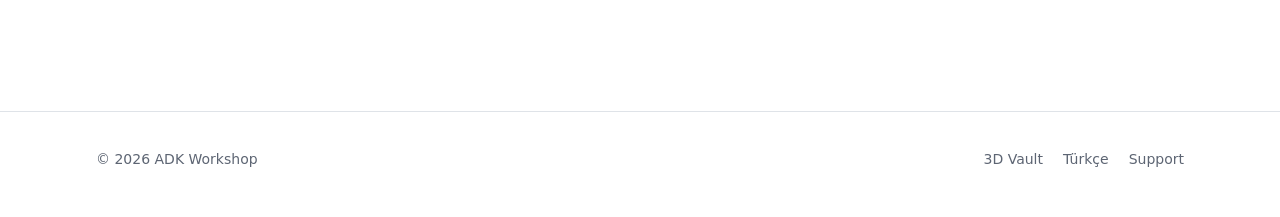
<file: privacy.html>
<!doctype html>
<html lang="en">
<head>
<meta charset="utf-8">
<meta name="viewport" content="width=device-width, initial-scale=1">
<title>3D Vault – Privacy Policy | ADK Workshop</title>
<link rel="icon" type="image/png" sizes="32x32" href="assets/icon-32.png">
<link rel="stylesheet" href="assets/site.css">
</head>
<body>

<header class="top">
  <div class="wrap">
    <a class="brand" href="./"><img src="assets/icon-64.png" alt="">3D Vault <small>by ADK Workshop</small></a>
    <nav>
      <a href="./">Home</a>
      <a class="lang" href="#tr" lang="tr">Türkçe</a>
    </nav>
  </div>
</header>

<main class="doc">

<section id="en">
<h1>3D Vault – Privacy Policy</h1>
<p class="muted">Publisher: ADK Workshop · Last updated: 9 October 2026</p>

<p><strong>In short: 3D Vault does not collect, upload or sell any personal data.</strong> It runs on your computer, works without an account and has no analytics, telemetry or advertising.</p>

<h2>What stays on your computer</h2>
<p>The app reads the folders you add as libraries. Everything it creates — notes, tags, ratings, print records, photos you add, previews and settings — is stored on your own device: in a hidden <code>.3dvault</code> folder inside each library, or in the app's data folder. ADK Workshop never receives this information.</p>

<h2>When the app connects to the internet</h2>
<p>Only when you use one of these features, and only to the service you chose:</p>
<ul>
  <li><strong>Search online:</strong> the search words (usually a model name) are sent to Printables (printables.com) and, if you enter your own access token, to Thingiverse (thingiverse.com). Result images are loaded from those sites.</li>
  <li><strong>Read from link:</strong> the app downloads the single web page you entered to read the model's title, author and license.</li>
  <li><strong>Search links</strong> (MakerWorld, Thangs, Cults3D and others) open in your web browser.</li>
</ul>
<p>Those websites receive your IP address like any website you visit; their own privacy policies apply.</p>

<h2>Connections inside your own network</h2>
<ul>
  <li><strong>Phone and tablet access</strong> (off by default): the app accepts connections only from devices on your local network, protected by a PIN you set. It is not reachable from the internet.</li>
  <li><strong>Network printers</strong> (OctoPrint, Moonraker, PrusaLink), <strong>Spoolman</strong> and <strong>Ollama</strong> (local AI): the app talks only to the addresses you enter. Access keys stay on your computer.</li>
</ul>

<h2>Purchases and updates</h2>
<p>When you buy the app or an add-on through the Microsoft Store, the payment is handled by Microsoft under the Microsoft Privacy Statement. Updates are delivered by the Microsoft Store.</p>

<h2>Children</h2>
<p>The app does not collect personal data from anyone, including children.</p>

<h2>Contact</h2>
<p>Questions about this policy: <a href="mailto:support@adkworkshop.com">support@adkworkshop.com</a></p>
</section>

<hr>

<section id="tr" lang="tr">
<h1>3D Vault – Gizlilik Politikası</h1>
<p class="muted">Yayıncı: ADK Workshop · Son güncelleme: 9 Ekim 2026</p>

<p><strong>Kısaca: 3D Vault hiçbir kişisel veriyi toplamaz, yüklemez ya da satmaz.</strong> Bilgisayarınızda çalışır, hesap gerektirmez; analiz, telemetri ya da reklam içermez.</p>

<h2>Bilgisayarınızda kalanlar</h2>
<p>Uygulama, kütüphane olarak eklediğiniz klasörleri okur. Oluşturduğu her şey — notlar, etiketler, puanlar, baskı kayıtları, eklediğiniz fotoğraflar, önizlemeler ve ayarlar — kendi cihazınızda saklanır: her kütüphanenin içindeki gizli <code>.3dvault</code> klasöründe ya da uygulamanın veri klasöründe. ADK Workshop bu bilgileri hiçbir zaman almaz.</p>

<h2>Uygulamanın internete bağlandığı durumlar</h2>
<p>Yalnızca aşağıdaki özelliklerden birini kullandığınızda ve yalnızca seçtiğiniz hizmete:</p>
<ul>
  <li><strong>İnternette ara:</strong> arama sözcükleri (genellikle model adı) Printables'a (printables.com) ve kendi erişim anahtarınızı girdiyseniz Thingiverse'e (thingiverse.com) gönderilir. Sonuç resimleri bu sitelerden yüklenir.</li>
  <li><strong>Bağlantıdan oku:</strong> modelin başlığını, yazarını ve lisansını okumak için yalnızca girdiğiniz web sayfası indirilir.</li>
  <li><strong>Arama bağlantıları</strong> (MakerWorld, Thangs, Cults3D ve diğerleri) web tarayıcınızda açılır.</li>
</ul>
<p>Bu siteler, ziyaret ettiğiniz her site gibi IP adresinizi görür; kendi gizlilik politikaları geçerlidir.</p>

<h2>Kendi ağınızdaki bağlantılar</h2>
<ul>
  <li><strong>Telefon ve tablet erişimi</strong> (varsayılan olarak kapalı): uygulama yalnızca yerel ağınızdaki cihazlardan, belirlediğiniz PIN ile bağlantı kabul eder. İnternetten erişilemez.</li>
  <li><strong>Ağ yazıcıları</strong> (OctoPrint, Moonraker, PrusaLink), <strong>Spoolman</strong> ve <strong>Ollama</strong> (yerel yapay zekâ): uygulama yalnızca girdiğiniz adreslerle konuşur. Erişim anahtarları bilgisayarınızda kalır.</li>
</ul>

<h2>Satın almalar ve güncellemeler</h2>
<p>Uygulamayı ya da bir eklentiyi Microsoft Store üzerinden satın aldığınızda ödeme, Microsoft Gizlilik Bildirimi kapsamında Microsoft tarafından işlenir. Güncellemeler Microsoft Store tarafından dağıtılır.</p>

<h2>Çocuklar</h2>
<p>Uygulama, çocuklar dahil hiç kimseden kişisel veri toplamaz.</p>

<h2>İletişim</h2>
<p>Bu politika hakkında sorular: <a href="mailto:support@adkworkshop.com">support@adkworkshop.com</a></p>
</section>
</main>

<footer>
  <div class="wrap">
    <span>© 2026 <a href="https://adkworkshop.com/">ADK Workshop</a></span>
    <div class="links">
      <a href="./">3D Vault</a>
      <a href="tr/" lang="tr">Türkçe</a>
      <a href="mailto:support@adkworkshop.com">Support</a>
    </div>
  </div>
</footer>
</body>
</html>
</file>
<file: assets/site.css>
/* ADK Workshop / 3D Vault — site stili (uygulamanın renkleriyle aynı) */
:root {
  --bg: #111317; --bg2: #16181d; --panel: #1e2128; --line: #2c313b; --text: #e6e8ec; --muted: #9aa2b0;
  --accent: #00c2a8; --accent-ink: #04201c; --accent-soft: rgba(0, 194, 168, .12); --shadow: rgba(0, 0, 0, .55);
}
@media (prefers-color-scheme: light) {
  :root {
    --bg: #ffffff; --bg2: #f3f4f6; --panel: #ffffff; --line: #dfe3e8; --text: #1d2129; --muted: #5d6573;
    --accent: #00a38d; --accent-ink: #ffffff; --accent-soft: rgba(0, 163, 141, .10); --shadow: rgba(30, 40, 60, .18);
  }
}
* { box-sizing: border-box; }
html { scroll-behavior: smooth; }
body { margin: 0; background: var(--bg); color: var(--text); font: 17px/1.6 "Segoe UI Variable Text", "Segoe UI", system-ui, -apple-system, sans-serif; -webkit-font-smoothing: antialiased; }
a { color: var(--accent); text-decoration: none; }
a:hover { text-decoration: underline; }
img, video { max-width: 100%; display: block; }
.wrap { max-width: 1120px; margin: 0 auto; padding: 0 16px; }

/* üst bar */
header.top { position: sticky; top: 0; z-index: 10; background: color-mix(in srgb, var(--bg) 86%, transparent); backdrop-filter: blur(10px); border-bottom: 1px solid var(--line); }
header.top .wrap { display: flex; align-items: center; gap: 20px; height: 60px; }
.brand { display: flex; align-items: center; gap: 10px; color: var(--text); font-weight: 600; font-size: 18px; }
.brand:hover { text-decoration: none; }
.brand img { width: 30px; height: 30px; }
.brand small { color: var(--muted); font-weight: 400; font-size: 13px; }
header.top nav { margin-left: auto; display: flex; gap: 22px; align-items: center; font-size: 15px; }
header.top nav a { color: var(--muted); }
header.top nav a:hover { color: var(--text); text-decoration: none; }
header.top nav .lang { border: 1px solid var(--line); border-radius: 6px; padding: 2px 8px; font-size: 13px; }
@media (max-width: 720px) { header.top nav a:not(.lang) { display: none; } .brand small { display: none; } }

/* düğmeler */
.btn { display: inline-flex; align-items: center; gap: 10px; padding: 12px 22px; border-radius: 10px; font-weight: 600; font-size: 16px; border: 1px solid var(--line); color: var(--text); background: var(--panel); cursor: pointer; }
.btn:hover { text-decoration: none; border-color: var(--muted); }
.btn.primary { background: var(--accent); border-color: var(--accent); color: var(--accent-ink); }
.btn.primary:hover { filter: brightness(1.08); }
.btn.soon { cursor: default; }
.btn.soon:hover { filter: none; }
.btn svg { width: 20px; height: 20px; flex: none; }
.btn .sub { display: block; font-size: 12px; font-weight: 400; opacity: .85; line-height: 1.2; }
.btn .two { display: flex; flex-direction: column; align-items: flex-start; line-height: 1.25; }

/* giriş */
.hero { padding: 72px 0 40px; text-align: center; background: radial-gradient(1200px 500px at 50% -10%, var(--accent-soft), transparent 70%); }
.hero .logo { width: 88px; height: 88px; margin: 0 auto 18px; }
.hero h1 { font-size: clamp(36px, 6vw, 60px); line-height: 1.08; margin: 0 0 16px; letter-spacing: -.02em; }
.hero p.lead { font-size: clamp(18px, 2.2vw, 21px); color: var(--muted); max-width: 720px; margin: 0 auto 30px; }
.hero .cta { display: flex; gap: 12px; justify-content: center; flex-wrap: wrap; }
.hero .note { margin-top: 14px; font-size: 14px; color: var(--muted); }
.hero .note.samples { margin-top: 4px; }
.shot { margin: 48px auto 0; border-radius: 12px; overflow: hidden; border: 1px solid var(--line); box-shadow: 0 30px 80px -20px var(--shadow); background: var(--bg2); }
.shot img { width: 100%; height: auto; cursor: zoom-in; }

/* bölümler */
section { padding: 80px 0; }
section.alt { background: var(--bg2); }
.kicker { color: var(--accent); font-weight: 600; font-size: 14px; letter-spacing: .08em; text-transform: uppercase; margin: 0 0 8px; }
h2 { font-size: clamp(28px, 4vw, 38px); line-height: 1.15; margin: 0 0 14px; letter-spacing: -.01em; }
.center { text-align: center; }
.center p.sub, p.sub { color: var(--muted); max-width: 680px; margin: 0 auto; font-size: 18px; }

/* özellik satırları */
.feature { display: grid; grid-template-columns: 5fr 7fr; gap: 48px; align-items: center; margin-top: 72px; }
.feature:nth-child(even) { grid-template-columns: 7fr 5fr; }
.feature:nth-child(even) .text { order: 2; }
.feature h3 { font-size: 24px; margin: 0 0 10px; }
.feature p { color: var(--muted); margin: 0 0 12px; }
.feature ul { margin: 0; padding-left: 20px; color: var(--muted); }
.feature li { margin: 4px 0; }
.feature .shot { margin: 0; }
@media (max-width: 860px) { .feature, .feature:nth-child(even) { grid-template-columns: 1fr; gap: 20px; margin-top: 56px; } .feature:nth-child(even) .text { order: 0; } }

/* küçük özellik kutuları */
.grid { display: grid; grid-template-columns: repeat(auto-fill, minmax(240px, 1fr)); gap: 16px; margin-top: 40px; }
.card { background: var(--panel); border: 1px solid var(--line); border-radius: 12px; padding: 20px; }
.card h4 { margin: 0 0 6px; font-size: 17px; }
.card p { margin: 0; color: var(--muted); font-size: 15px; }
.card .ic { font-size: 22px; margin-bottom: 8px; }

/* video */
.video { max-width: 960px; margin: 40px auto 0; border-radius: 12px; overflow: hidden; border: 1px solid var(--line); box-shadow: 0 30px 80px -20px var(--shadow); background: #000; }
.video video { width: 100%; height: auto; aspect-ratio: 16 / 9; }

/* fiyat */
.plans { display: grid; grid-template-columns: repeat(2, minmax(0, 1fr)); gap: 20px; max-width: 860px; margin: 40px auto 0; }
@media (max-width: 720px) { .plans { grid-template-columns: 1fr; } }
.plan { background: var(--panel); border: 1px solid var(--line); border-radius: 14px; padding: 28px; display: flex; flex-direction: column; }
.plan.pro { border-color: var(--accent); box-shadow: 0 0 0 1px var(--accent), 0 24px 60px -24px var(--shadow); }
.plan h3 { margin: 0; font-size: 22px; }
.plan .price { font-size: 40px; font-weight: 700; margin: 10px 0 2px; letter-spacing: -.02em; }
.plan .price s { font-size: 22px; color: var(--muted); font-weight: 400; margin-left: 6px; }
.plan .per { color: var(--muted); font-size: 14px; margin-bottom: 18px; }
.plan ul { list-style: none; padding: 0; margin: 0 0 4px; }
.plan li { padding: 6px 0 6px 28px; position: relative; color: var(--text); }
.plan li::before { content: "✓"; position: absolute; left: 4px; color: var(--accent); font-weight: 700; }
.plan li.no { color: var(--muted); }
.plan li.no::before { content: "–"; color: var(--muted); }
.badge { display: inline-block; background: var(--accent-soft); color: var(--accent); font-size: 12px; font-weight: 600; padding: 3px 10px; border-radius: 99px; margin-left: 8px; vertical-align: middle; }

/* anahtarlık */
#keychain .feature { margin-top: 40px; }
.feature .kc-shot { border: 0; box-shadow: none; background: radial-gradient(ellipse at center, var(--accent-soft), transparent 70%); }
.kc-cta { display: flex; gap: 12px; flex-wrap: wrap; margin-top: 22px; }
.kc-note { font-size: 14px; margin-top: 14px !important; }

/* ücretsiz modeller */
#free-models .feature { margin-top: 40px; grid-template-columns: 7fr 5fr; }
#free-models .text h3 { font-size: 24px; margin: 0 0 10px; }
.model-shot { position: relative; overflow: visible; }
.model-shot img { border-radius: 12px; }
.model-shot .model-bottom { position: absolute; right: -10px; bottom: -18px; width: 38%; border: 3px solid var(--bg2);
  border-radius: 12px; box-shadow: 0 12px 30px -10px var(--shadow); cursor: default; }
@media (max-width: 860px) { #free-models .feature { grid-template-columns: 1fr; } #free-models .shot { order: -1; } }

/* SSS */
.faq { max-width: 780px; margin: 32px auto 0; }
.faq details { border-bottom: 1px solid var(--line); padding: 16px 0; }
.faq summary { cursor: pointer; font-weight: 600; font-size: 17px; list-style: none; display: flex; justify-content: space-between; gap: 16px; }
.faq summary::-webkit-details-marker { display: none; }
.faq summary::after { content: "+"; color: var(--muted); font-weight: 400; font-size: 22px; line-height: 1; }
.faq details[open] summary::after { content: "−"; }
.faq details p { color: var(--muted); margin: 10px 0 0; }

/* alt bilgi */
footer { border-top: 1px solid var(--line); padding: 36px 0 48px; color: var(--muted); font-size: 14px; }
footer .wrap { display: flex; flex-wrap: wrap; gap: 12px 28px; align-items: center; }
footer .links { display: flex; flex-wrap: wrap; gap: 8px 20px; margin-left: auto; }
footer a { color: var(--muted); }
footer a:hover { color: var(--text); }

/* yazı sayfaları (gizlilik) */
.doc { max-width: 760px; margin: 0 auto; padding: 48px 16px 72px; }
.doc h1 { font-size: 32px; margin: 0 0 4px; }
.doc h2 { font-size: 21px; margin: 32px 0 8px; }
.doc p, .doc li { color: var(--text); }
.doc .muted { color: var(--muted); font-size: 14px; }
.doc ul { padding-left: 22px; }
.doc hr { border: 0; border-top: 1px solid var(--line); margin: 48px 0; }

/* büyük resim */
.lightbox { position: fixed; inset: 0; z-index: 50; background: rgba(0, 0, 0, .85); display: none; align-items: center; justify-content: center; padding: 16px; cursor: zoom-out; }
.lightbox.on { display: flex; }
.lightbox img { max-height: 100%; border-radius: 8px; }
section[id], .doc section { scroll-margin-top: 64px; }

/* ücretsiz modeller: ızgara kartlar (tools/build_models.py) */
.mgrid { display: grid; grid-template-columns: repeat(auto-fill, minmax(300px, 1fr)); gap: 24px; margin-top: 40px; }
.mcard { background: var(--panel); border: 1px solid var(--line); border-radius: 14px; overflow: hidden; display: flex; flex-direction: column; }
.mimg { position: relative; background: #1e2128; }
.mimg .main { width: 100%; aspect-ratio: 1; object-fit: cover; }
.mimg .main.contain { object-fit: contain; padding: 6%; }
.mimg .bottom { position: absolute; right: 10px; bottom: 10px; width: 32%; border-radius: 8px; border: 2px solid var(--panel); box-shadow: 0 8px 20px -8px rgba(0, 0, 0, .6); }
.mbody { padding: 18px 20px 20px; display: flex; flex-direction: column; gap: 10px; flex: 1; }
.mbody h3 { margin: 0; font-size: 21px; }
.chips { display: flex; flex-wrap: wrap; gap: 6px; }
.chip { font-size: 13px; padding: 2px 10px; border-radius: 999px; background: var(--accent-soft); color: var(--accent); }
.chip.spec { background: var(--bg2); color: var(--muted); border: 1px solid var(--line); }
.mbody p { margin: 0; color: var(--muted); font-size: 15px; }
.mbody .credit { font-size: 13px; }
.mbtns { margin-top: auto; padding-top: 6px; display: flex; gap: 10px; flex-wrap: wrap; }
.mbtns .btn { padding: 10px 18px; font-size: 15px; }
.more { text-align: center; margin: 36px 0 0; }
.models-page { padding-top: 56px; }
.mnote { color: var(--muted); font-size: 15px; margin-top: 36px; }
</file>
